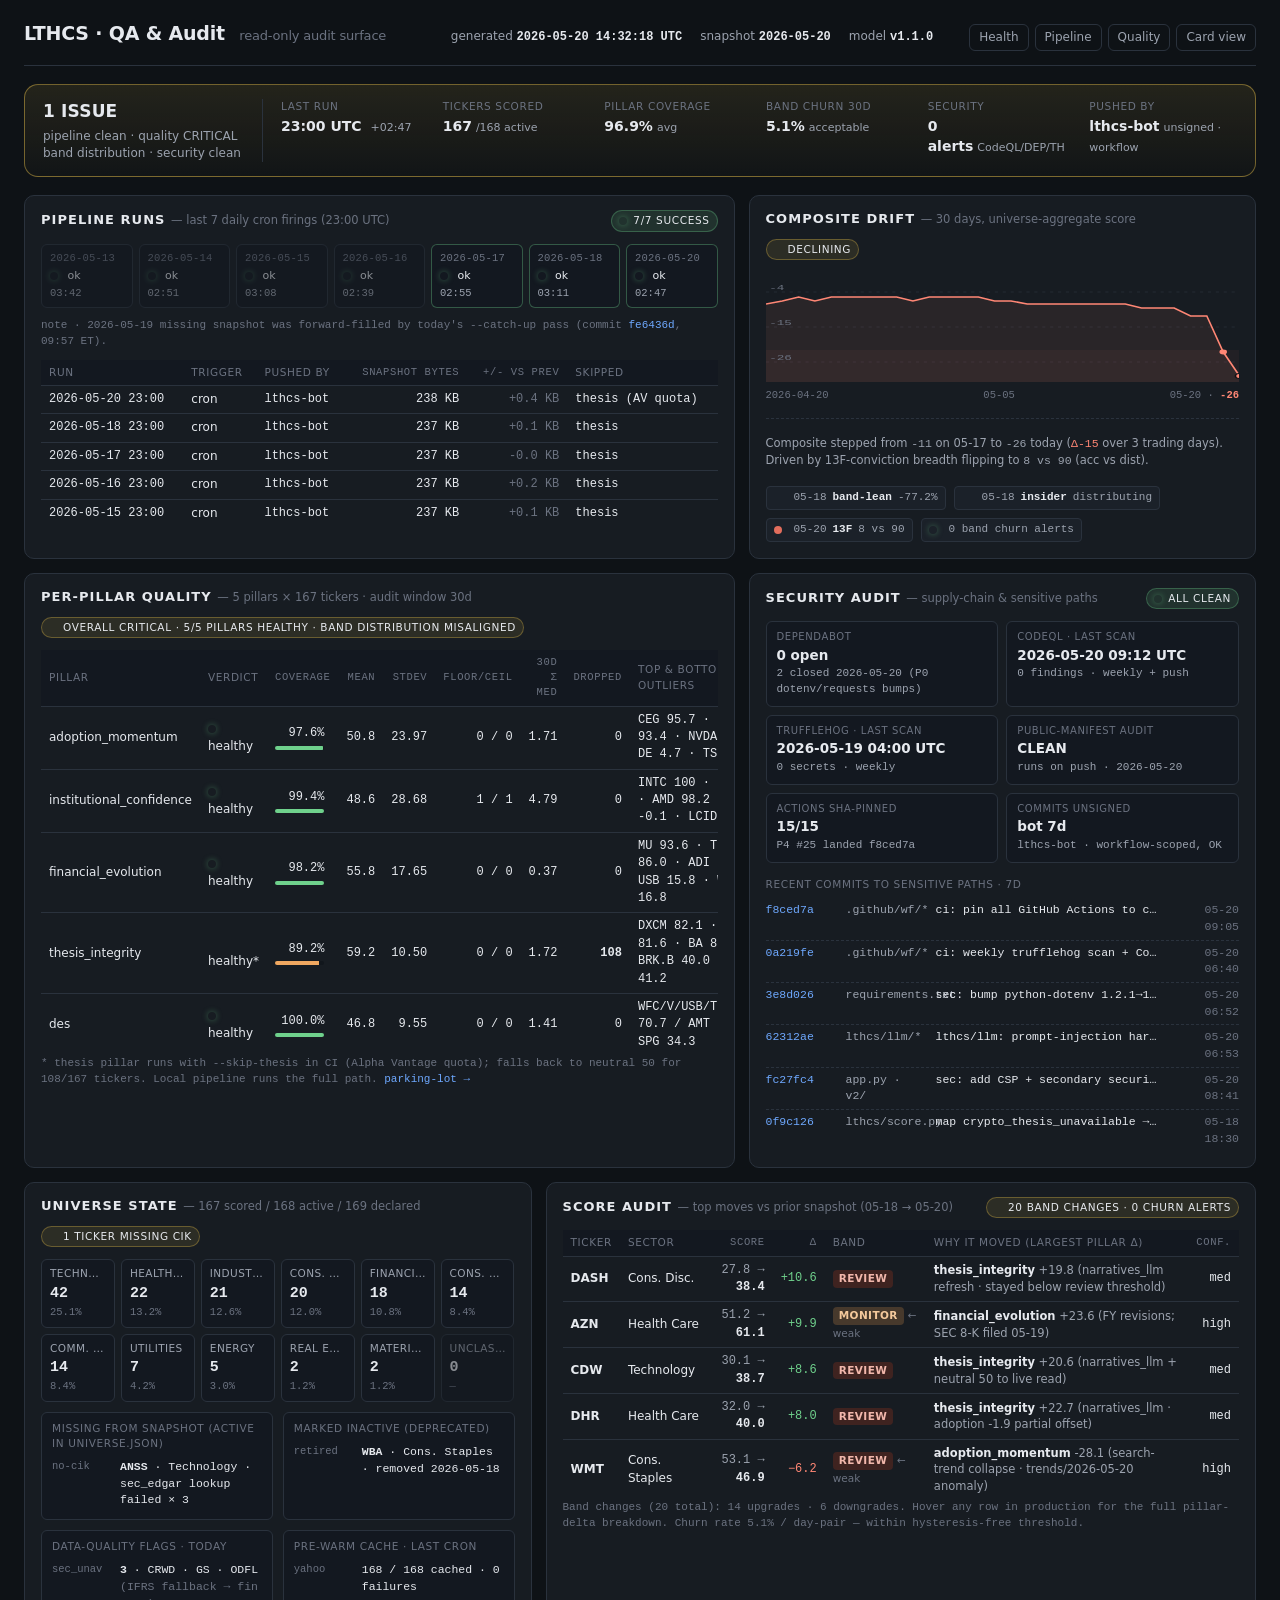
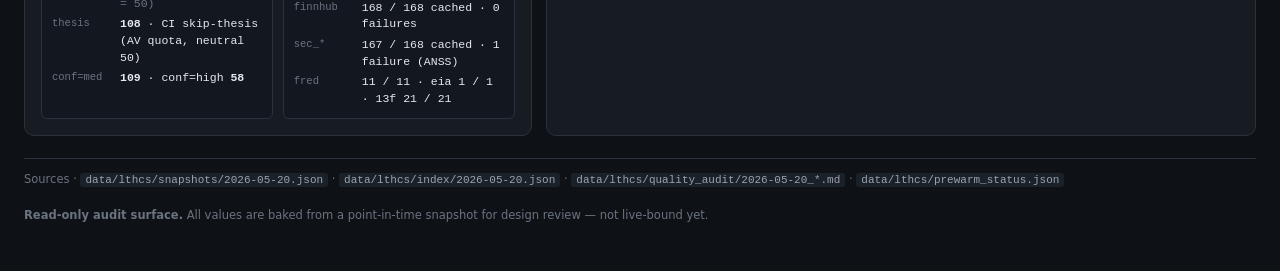
<file: lthcs_qa/index.html>
<!doctype html>
<html lang="en">
  <head>
    <meta charset="utf-8" />
    <meta name="viewport" content="width=device-width, initial-scale=1" />
    <!-- Security headers mirror the lthcs_health page (P2 #9). CSP is the
         primary defense; X-Content-Type-Options + Referrer-Policy are
         best-effort meta-tag equivalents since GitHub Pages can't set
         HTTP headers. See docs/lthcs-csp-sri-2026-05-20.md. -->
    <meta http-equiv="Content-Security-Policy" content="default-src 'self'; script-src 'self'; style-src 'self' 'unsafe-inline'; img-src 'self' data:; font-src 'self' data:; connect-src 'self'; frame-ancestors 'none'; base-uri 'self'; form-action 'self'" />
    <meta http-equiv="X-Content-Type-Options" content="nosniff" />
    <meta name="referrer" content="strict-origin-when-cross-origin" />
    <title>LTHCS &middot; QA &amp; Audit</title>
    <!--
      Inherits LTHCS design tokens (band colors, dark theme, fonts) from
      the card-view stylesheet. In production both pages stage under
      /lthcs/, so this resolves at /lthcs/lthcs_tab/lthcs.css. The dev
      server (python3 -m http.server in repo root) serves /lthcs_tab/
      sibling to /lthcs_qa/, so the ../lthcs_tab/ path works in both
      environments without conditional logic — same pattern as
      lthcs_health/index.html.
    -->
    <link rel="stylesheet" href="../lthcs_tab/lthcs.css" />
    <link rel="stylesheet" href="./lthcs-qa.css" />
  </head>
  <body>
    <div class="qa-page">

      <!-- ============================================================
           HEADER
           ============================================================ -->
      <header class="qa-hdr">
        <h1 class="qa-hdr-title">LTHCS &middot; QA &amp; Audit
          <span>read-only audit surface</span>
        </h1>
        <div class="qa-hdr-meta">
          <span>generated <b class="mono">2026-05-20 14:32:18 UTC</b></span>
          <span>snapshot <b class="mono">2026-05-20</b></span>
          <span>model <b class="mono">v1.1.0</b></span>
          <nav class="qa-hdr-nav" aria-label="LTHCS pages">
            <a href="../health/">Health</a>
            <a href="../health/pipeline.html">Pipeline</a>
            <a href="../health/quality.html">Quality</a>
            <a href="../">Card view</a>
          </nav>
        </div>
      </header>

      <!-- ============================================================
           VERDICT BANNER — the 5-second answer
           ============================================================ -->
      <section class="qa-banner warn" aria-label="Overall verdict">
        <div class="qa-banner-verdict">
          <span class="vstate warn">1 ISSUE</span>
          <span class="vsub">pipeline clean &middot; quality CRITICAL band distribution &middot; security clean</span>
        </div>
        <div class="qa-banner-meta">
          <div class="bm">
            <span class="bm-label">Last run</span>
            <span class="bm-val ok">23:00 UTC <span class="sub">+02:47</span></span>
          </div>
          <div class="bm">
            <span class="bm-label">Tickers scored</span>
            <span class="bm-val">167<span class="sub">/168 active</span></span>
          </div>
          <div class="bm">
            <span class="bm-label">Pillar coverage</span>
            <span class="bm-val ok">96.9%<span class="sub">avg</span></span>
          </div>
          <div class="bm">
            <span class="bm-label">Band churn 30d</span>
            <span class="bm-val">5.1%<span class="sub">acceptable</span></span>
          </div>
          <div class="bm">
            <span class="bm-label">Security</span>
            <span class="bm-val ok">0 alerts<span class="sub">CodeQL/DEP/TH</span></span>
          </div>
          <div class="bm">
            <span class="bm-label">Pushed by</span>
            <span class="bm-val">lthcs-bot<span class="sub">unsigned &middot; workflow</span></span>
          </div>
        </div>
      </section>

      <!-- ============================================================
           ROW 1 — Pipeline runs  +  Composite drift sparkline
           ============================================================ -->
      <section class="qa-row qa-row-7-5">

        <!-- PIPELINE RUNS — last 7 -->
        <article class="qa-card">
          <header class="qa-card-h">
            <h2>Pipeline runs <span class="sub">&mdash; last 7 daily cron firings (23:00 UTC)</span></h2>
            <span class="qa-pill ok"><span class="qa-dot ok"></span>7/7 success</span>
          </header>

          <div class="qa-runs-strip">
            <div class="qa-run-cell skip">
              <span class="rd">2026-05-13</span>
              <span class="rs"><span class="qa-dot ok"></span> ok</span>
              <span class="rt">03:42</span>
            </div>
            <div class="qa-run-cell skip">
              <span class="rd">2026-05-14</span>
              <span class="rs"><span class="qa-dot ok"></span> ok</span>
              <span class="rt">02:51</span>
            </div>
            <div class="qa-run-cell skip">
              <span class="rd">2026-05-15</span>
              <span class="rs"><span class="qa-dot ok"></span> ok</span>
              <span class="rt">03:08</span>
            </div>
            <div class="qa-run-cell skip">
              <span class="rd">2026-05-16</span>
              <span class="rs"><span class="qa-dot ok"></span> ok</span>
              <span class="rt">02:39</span>
            </div>
            <div class="qa-run-cell ok">
              <span class="rd">2026-05-17</span>
              <span class="rs"><span class="qa-dot ok"></span> ok</span>
              <span class="rt">02:55</span>
            </div>
            <div class="qa-run-cell ok">
              <span class="rd">2026-05-18</span>
              <span class="rs"><span class="qa-dot ok"></span> ok</span>
              <span class="rt">03:11</span>
            </div>
            <div class="qa-run-cell ok" title="Today">
              <span class="rd">2026-05-20</span>
              <span class="rs"><span class="qa-dot ok"></span> ok</span>
              <span class="rt">02:47</span>
            </div>
          </div>

          <p class="qa-note">
            note &middot; 2026-05-19 missing snapshot was forward-filled by today's <code>--catch-up</code> pass
            (commit <a href="#">fe6436d</a>, 09:57 ET).
          </p>

          <div class="qa-table-wrap">
            <table class="qa-table">
              <thead>
                <tr>
                  <th>Run</th>
                  <th>Trigger</th>
                  <th>Pushed by</th>
                  <th class="num">Snapshot bytes</th>
                  <th class="num">+/- vs prev</th>
                  <th>Skipped</th>
                </tr>
              </thead>
              <tbody>
                <tr>
                  <td class="mono">2026-05-20 23:00</td>
                  <td>cron</td>
                  <td class="mono">lthcs-bot</td>
                  <td class="num">238 KB</td>
                  <td class="num qa-delta-flat">+0.4 KB</td>
                  <td class="mono">thesis (AV quota)</td>
                </tr>
                <tr>
                  <td class="mono">2026-05-18 23:00</td>
                  <td>cron</td>
                  <td class="mono">lthcs-bot</td>
                  <td class="num">237 KB</td>
                  <td class="num qa-delta-flat">+0.1 KB</td>
                  <td class="mono">thesis</td>
                </tr>
                <tr>
                  <td class="mono">2026-05-17 23:00</td>
                  <td>cron</td>
                  <td class="mono">lthcs-bot</td>
                  <td class="num">237 KB</td>
                  <td class="num qa-delta-flat">-0.0 KB</td>
                  <td class="mono">thesis</td>
                </tr>
                <tr>
                  <td class="mono">2026-05-16 23:00</td>
                  <td>cron</td>
                  <td class="mono">lthcs-bot</td>
                  <td class="num">237 KB</td>
                  <td class="num qa-delta-flat">+0.2 KB</td>
                  <td class="mono">thesis</td>
                </tr>
                <tr>
                  <td class="mono">2026-05-15 23:00</td>
                  <td>cron</td>
                  <td class="mono">lthcs-bot</td>
                  <td class="num">237 KB</td>
                  <td class="num qa-delta-flat">+0.1 KB</td>
                  <td class="mono">thesis</td>
                </tr>
              </tbody>
            </table>
          </div>
        </article>

        <!-- COMPOSITE DRIFT -->
        <article class="qa-card">
          <header class="qa-card-h">
            <h2>Composite drift <span class="sub">&mdash; 30 days, universe-aggregate score</span></h2>
            <span class="qa-pill warn"><span class="qa-dot warn"></span>declining</span>
          </header>

          <div class="qa-spark-wrap">
            <!-- 30 daily index values 2026-04-20 → 2026-05-20.
                 y range -28..-4; mapped to height 100..10 (svg viewBox 300x110). -->
            <svg class="qa-spark-svg" viewBox="0 0 300 110" preserveAspectRatio="none" aria-label="Composite score, 30 days">
              <!-- horizontal guides -->
              <line x1="0" y1="55" x2="300" y2="55" stroke="#2A323D" stroke-width="0.5" stroke-dasharray="2,3" />
              <line x1="0" y1="20" x2="300" y2="20" stroke="#2A323D" stroke-width="0.5" stroke-dasharray="2,3" />
              <line x1="0" y1="90" x2="300" y2="90" stroke="#2A323D" stroke-width="0.5" stroke-dasharray="2,3" />

              <!-- band shading bottom (review zone) -->
              <rect x="0" y="78" width="300" height="32" fill="rgba(226,109,92,0.05)" />

              <!-- line path -->
              <path d="M0,32 L10.3,29 L20.7,25 L31.0,29 L41.4,25 L51.7,25 L62.1,25 L72.4,25 L82.8,25 L93.1,29 L103.4,25 L113.8,25 L124.1,25 L134.5,25 L144.8,29 L155.2,29 L165.5,32 L175.9,32 L186.2,32 L196.6,32 L206.9,32 L217.2,32 L227.6,32 L237.9,36 L248.3,36 L258.6,36 L269.0,44 L279.3,44 L289.7,80 L300,104"
                    fill="none"
                    stroke="#FF8775"
                    stroke-width="1.6"
                    vector-effect="non-scaling-stroke" />

              <!-- area fill -->
              <path d="M0,32 L10.3,29 L20.7,25 L31.0,29 L41.4,25 L51.7,25 L62.1,25 L72.4,25 L82.8,25 L93.1,29 L103.4,25 L113.8,25 L124.1,25 L134.5,25 L144.8,29 L155.2,29 L165.5,32 L175.9,32 L186.2,32 L196.6,32 L206.9,32 L217.2,32 L227.6,32 L237.9,36 L248.3,36 L258.6,36 L269.0,44 L279.3,44 L289.7,80 L300,104 L300,110 L0,110 Z"
                    fill="rgba(255,135,117,0.08)"
                    stroke="none" />

              <!-- last 2 marker dots -->
              <circle cx="289.7" cy="80" r="2.4" fill="#FF8775" />
              <circle cx="300" cy="104" r="2.6" fill="#FF8775" stroke="#0E1216" stroke-width="1" />

              <!-- band labels along left edge -->
              <text x="2" y="18" font-family="ui-monospace,monospace" font-size="8" fill="#6B7280">-4</text>
              <text x="2" y="53" font-family="ui-monospace,monospace" font-size="8" fill="#6B7280">-15</text>
              <text x="2" y="88" font-family="ui-monospace,monospace" font-size="8" fill="#6B7280">-26</text>
            </svg>

            <div class="qa-spark-axis">
              <span>2026-04-20</span>
              <span>05-05</span>
              <span>05-20 &middot; <b style="color:#FF8775">-26</b></span>
            </div>

            <hr class="qa-hr-soft" />

            <p class="qa-spark-summary">
              Composite stepped from <span class="mono">-11</span> on 05-17 to <span class="mono">-26</span> today
              (<span class="qa-delta-dn mono">&Delta;-15</span> over 3 trading days). Driven by 13F-conviction breadth
              flipping to <span class="mono">8 vs 90</span> (acc vs dist).
            </p>

            <div class="qa-spark-events">
              <span class="qa-ev"><span class="qa-dot warn"></span>05-18 <b>band-lean</b> -77.2%</span>
              <span class="qa-ev"><span class="qa-dot warn"></span>05-18 <b>insider</b> distributing</span>
              <span class="qa-ev"><span class="qa-dot bad"></span>05-20 <b>13F</b> 8 vs 90</span>
              <span class="qa-ev"><span class="qa-dot ok"></span>0 band churn alerts</span>
            </div>
          </div>
        </article>
      </section>

      <!-- ============================================================
           ROW 2 — Pillar coverage matrix  +  Security audit
           ============================================================ -->
      <section class="qa-row qa-row-7-5">

        <!-- PER-PILLAR COVERAGE / QUALITY MATRIX -->
        <article class="qa-card">
          <header class="qa-card-h">
            <h2>Per-pillar quality <span class="sub">&mdash; 5 pillars &times; 167 tickers &middot; audit window 30d</span></h2>
            <span class="qa-pill warn"><span class="qa-dot warn"></span>overall CRITICAL &middot; 5/5 pillars HEALTHY &middot; band distribution misaligned</span>
          </header>

          <div class="qa-table-wrap">
            <table class="qa-table qa-pillar-matrix">
              <thead>
                <tr>
                  <th>Pillar</th>
                  <th>Verdict</th>
                  <th class="num">Coverage</th>
                  <th class="num">Mean</th>
                  <th class="num">Stdev</th>
                  <th class="num">Floor/Ceil</th>
                  <th class="num">30d &sigma; med</th>
                  <th class="num">Dropped</th>
                  <th>Top &amp; bottom outliers</th>
                </tr>
              </thead>
              <tbody>
                <tr>
                  <td>adoption_momentum</td>
                  <td><span class="qa-dot ok"></span>healthy</td>
                  <td class="num bar-cell">
                    97.6%
                    <div class="qa-bar"><i style="width:97.6%"></i></div>
                  </td>
                  <td class="num">50.8</td>
                  <td class="num">23.97</td>
                  <td class="num mono">0 / 0</td>
                  <td class="num">1.71</td>
                  <td class="num mono">0</td>
                  <td class="mono">CEG 95.7 &middot; META 93.4 &middot; NVDA 93.0 / DE 4.7 &middot; TSLA 5.4</td>
                </tr>
                <tr>
                  <td>institutional_confidence</td>
                  <td><span class="qa-dot ok"></span>healthy</td>
                  <td class="num bar-cell">
                    99.4%
                    <div class="qa-bar"><i style="width:99.4%"></i></div>
                  </td>
                  <td class="num">48.6</td>
                  <td class="num">28.68</td>
                  <td class="num mono">1 / 1</td>
                  <td class="num">4.79</td>
                  <td class="num mono">0</td>
                  <td class="mono">INTC 100 &middot; MU 99.4 &middot; AMD 98.2 / DASH -0.1 &middot; LCID 0.0</td>
                </tr>
                <tr>
                  <td>financial_evolution</td>
                  <td><span class="qa-dot ok"></span>healthy</td>
                  <td class="num bar-cell">
                    98.2%
                    <div class="qa-bar"><i style="width:98.2%"></i></div>
                  </td>
                  <td class="num">55.8</td>
                  <td class="num">17.65</td>
                  <td class="num mono">0 / 0</td>
                  <td class="num">0.37</td>
                  <td class="num mono">0</td>
                  <td class="mono">MU 93.6 &middot; TMUS 86.0 &middot; ADI 85.9 / USB 15.8 &middot; WBD 16.8</td>
                </tr>
                <tr>
                  <td>thesis_integrity</td>
                  <td><span class="qa-dot warn"></span>healthy*</td>
                  <td class="num bar-cell">
                    89.2%
                    <div class="qa-bar warn"><i style="width:89.2%"></i></div>
                  </td>
                  <td class="num">59.2</td>
                  <td class="num">10.50</td>
                  <td class="num mono">0 / 0</td>
                  <td class="num">1.72</td>
                  <td class="num mono"><b style="color:var(--warn)">108</b></td>
                  <td class="mono">DXCM 82.1 &middot; DDOG 81.6 &middot; BA 81.0 / BRK.B 40.0 &middot; MDLZ 41.2</td>
                </tr>
                <tr>
                  <td>des</td>
                  <td><span class="qa-dot ok"></span>healthy</td>
                  <td class="num bar-cell">
                    100.0%
                    <div class="qa-bar"><i style="width:100%"></i></div>
                  </td>
                  <td class="num">46.8</td>
                  <td class="num">9.55</td>
                  <td class="num mono">0 / 0</td>
                  <td class="num">1.41</td>
                  <td class="num mono">0</td>
                  <td class="mono">WFC/V/USB/TRV/SCHW 70.7 / AMT 34.3 &middot; SPG 34.3</td>
                </tr>
              </tbody>
            </table>
          </div>

          <p class="qa-note">
            * thesis pillar runs with <code class="mono">--skip-thesis</code> in CI
            (Alpha Vantage quota); falls back to neutral 50 for 108/167 tickers. Local pipeline runs the full path.
            <a href="../../docs/lthcs-parking-lot.md">parking-lot &rarr;</a>
          </p>
        </article>

        <!-- SECURITY AUDIT -->
        <article class="qa-card">
          <header class="qa-card-h">
            <h2>Security audit <span class="sub">&mdash; supply-chain &amp; sensitive paths</span></h2>
            <span class="qa-pill ok"><span class="qa-dot ok"></span>all clean</span>
          </header>

          <div class="qa-sec-grid">
            <div class="qa-sec-tile">
              <span class="lbl">Dependabot</span>
              <span class="val" style="color:var(--ok);">0 open</span>
              <span class="sub">2 closed 2026-05-20 (P0 dotenv/requests bumps)</span>
            </div>
            <div class="qa-sec-tile">
              <span class="lbl">CodeQL &middot; last scan</span>
              <span class="val">2026-05-20 09:12 UTC</span>
              <span class="sub">0 findings &middot; weekly + push</span>
            </div>
            <div class="qa-sec-tile">
              <span class="lbl">Trufflehog &middot; last scan</span>
              <span class="val">2026-05-19 04:00 UTC</span>
              <span class="sub">0 secrets &middot; weekly</span>
            </div>
            <div class="qa-sec-tile">
              <span class="lbl">Public-manifest audit</span>
              <span class="val" style="color:var(--ok);">CLEAN</span>
              <span class="sub">runs on push &middot; 2026-05-20</span>
            </div>
            <div class="qa-sec-tile">
              <span class="lbl">Actions SHA-pinned</span>
              <span class="val" style="color:var(--ok);">15/15</span>
              <span class="sub">P4 #25 landed f8ced7a</span>
            </div>
            <div class="qa-sec-tile">
              <span class="lbl">Commits unsigned</span>
              <span class="val" style="color:var(--warn);">bot 7d</span>
              <span class="sub">lthcs-bot &middot; workflow-scoped, OK</span>
            </div>
          </div>

          <h3 class="qa-sec-subhead">Recent commits to sensitive paths &middot; 7d</h3>
          <div class="qa-sec-commits">
            <div class="row">
              <span class="sha mono">f8ced7a</span>
              <span class="path">.github/wf/*</span>
              <span class="msg">ci: pin all GitHub Actions to commit SHAs (P4 #25)</span>
              <span class="when">05-20 09:05</span>
            </div>
            <div class="row">
              <span class="sha mono">0a219fe</span>
              <span class="path">.github/wf/*</span>
              <span class="msg">ci: weekly trufflehog scan + CodeQL static analysis</span>
              <span class="when">05-20 06:40</span>
            </div>
            <div class="row">
              <span class="sha mono">3e8d026</span>
              <span class="path">requirements.txt</span>
              <span class="msg">sec: bump python-dotenv 1.2.1&rarr;1.2.2 + requests 2.32&rarr;2.33 (P0)</span>
              <span class="when">05-20 06:52</span>
            </div>
            <div class="row">
              <span class="sha mono">62312ae</span>
              <span class="path">lthcs/llm/*</span>
              <span class="msg">lthcs/llm: prompt-injection hardening (P1 #5)</span>
              <span class="when">05-20 06:53</span>
            </div>
            <div class="row">
              <span class="sha mono">fc27fc4</span>
              <span class="path">app.py &middot; v2/</span>
              <span class="msg">sec: add CSP + secondary security meta-headers (P2 #9)</span>
              <span class="when">05-20 08:41</span>
            </div>
            <div class="row">
              <span class="sha mono">0f9c126</span>
              <span class="path">lthcs/score.py</span>
              <span class="msg">map crypto_thesis_unavailable &rarr; thesis_integrity drop</span>
              <span class="when">05-18 18:30</span>
            </div>
          </div>
        </article>
      </section>

      <!-- ============================================================
           ROW 3 — Universe state  +  Top movers
           ============================================================ -->
      <section class="qa-row qa-row-5-7">

        <!-- UNIVERSE -->
        <article class="qa-card">
          <header class="qa-card-h">
            <h2>Universe state <span class="sub">&mdash; 167 scored / 168 active / 169 declared</span></h2>
            <span class="qa-pill warn"><span class="qa-dot warn"></span>1 ticker missing CIK</span>
          </header>

          <div class="qa-sector-grid">
            <div class="qa-sec-cell"><span class="name">Technology</span><span class="n">42</span><span class="delta">25.1%</span></div>
            <div class="qa-sec-cell"><span class="name">Health Care</span><span class="n">22</span><span class="delta">13.2%</span></div>
            <div class="qa-sec-cell"><span class="name">Industrials</span><span class="n">21</span><span class="delta">12.6%</span></div>
            <div class="qa-sec-cell"><span class="name">Cons. Disc.</span><span class="n">20</span><span class="delta">12.0%</span></div>
            <div class="qa-sec-cell"><span class="name">Financials</span><span class="n">18</span><span class="delta">10.8%</span></div>
            <div class="qa-sec-cell"><span class="name">Cons. Staples</span><span class="n">14</span><span class="delta">8.4%</span></div>
            <div class="qa-sec-cell"><span class="name">Comm. Svcs.</span><span class="n">14</span><span class="delta">8.4%</span></div>
            <div class="qa-sec-cell"><span class="name">Utilities</span><span class="n">7</span><span class="delta">4.2%</span></div>
            <div class="qa-sec-cell"><span class="name">Energy</span><span class="n">5</span><span class="delta">3.0%</span></div>
            <div class="qa-sec-cell"><span class="name">Real Estate</span><span class="n">2</span><span class="delta">1.2%</span></div>
            <div class="qa-sec-cell"><span class="name">Materials</span><span class="n">2</span><span class="delta">1.2%</span></div>
            <div class="qa-sec-cell" style="opacity:.55;">
              <span class="name">Unclassified</span><span class="n">0</span><span class="delta">&mdash;</span>
            </div>
          </div>

          <div class="qa-univ-diff">
            <div class="panel">
              <h4>Missing from snapshot (active in universe.json)</h4>
              <ul>
                <li><span class="tag">no-cik</span><span><b>ANSS</b> &middot; Technology &middot; sec_edgar lookup failed &times; 3</span></li>
              </ul>
            </div>
            <div class="panel">
              <h4>Marked inactive (deprecated)</h4>
              <ul>
                <li><span class="tag">retired</span><span><b>WBA</b> &middot; Cons. Staples &middot; removed 2026-05-18</span></li>
              </ul>
            </div>
          </div>

          <div class="qa-univ-diff">
            <div class="panel">
              <h4>Data-quality flags &middot; today</h4>
              <ul>
                <li><span class="tag">sec_unav</span><span><b>3</b> &middot; CRWD &middot; GS &middot; ODFL <span style="color:var(--text-tertiary);">(IFRS fallback &rarr; fin = 50)</span></span></li>
                <li><span class="tag">thesis</span><span><b>108</b> &middot; CI skip-thesis (AV quota, neutral 50)</span></li>
                <li><span class="tag">conf=med</span><span><b>109</b> &middot; conf=high <b>58</b></span></li>
              </ul>
            </div>
            <div class="panel">
              <h4>Pre-warm cache &middot; last cron</h4>
              <ul>
                <li><span class="tag">yahoo</span><span>168 / 168 cached &middot; 0 failures</span></li>
                <li><span class="tag">finnhub</span><span>168 / 168 cached &middot; 0 failures</span></li>
                <li><span class="tag">sec_*</span><span>167 / 168 cached &middot; 1 failure (ANSS)</span></li>
                <li><span class="tag">fred</span><span>11 / 11 &middot; eia 1 / 1 &middot; 13f 21 / 21</span></li>
              </ul>
            </div>
          </div>
        </article>

        <!-- MOVERS -->
        <article class="qa-card qa-movers">
          <header class="qa-card-h">
            <h2>Score audit <span class="sub">&mdash; top moves vs prior snapshot (05-18 &rarr; 05-20)</span></h2>
            <span class="qa-pill warn"><span class="qa-dot warn"></span>20 band changes &middot; 0 churn alerts</span>
          </header>

          <div class="qa-table-wrap">
            <table class="qa-table">
              <thead>
                <tr>
                  <th>Ticker</th>
                  <th>Sector</th>
                  <th class="num">Score</th>
                  <th class="num">&Delta;</th>
                  <th>Band</th>
                  <th>Why it moved (largest pillar &Delta;)</th>
                  <th class="num">Conf.</th>
                </tr>
              </thead>
              <tbody>
                <tr>
                  <td class="tick">DASH</td>
                  <td>Cons. Disc.</td>
                  <td class="num from-to">27.8 &rarr; <b style="color:var(--text-primary)">38.4</b></td>
                  <td class="num qa-delta-up">+10.6</td>
                  <td><span class="qa-band-chip review">review</span></td>
                  <td class="reason"><b>thesis_integrity</b> +19.8 (narratives_llm refresh &middot; stayed below review threshold)</td>
                  <td class="num">med</td>
                </tr>
                <tr>
                  <td class="tick">AZN</td>
                  <td>Health Care</td>
                  <td class="num from-to">51.2 &rarr; <b style="color:var(--text-primary)">61.1</b></td>
                  <td class="num qa-delta-up">+9.9</td>
                  <td><span class="qa-band-chip monitor">monitor</span> <span style="color:var(--text-tertiary);font-size:10.5px;">&larr; weak</span></td>
                  <td class="reason"><b>financial_evolution</b> +23.6 (FY revisions; SEC 8-K filed 05-19)</td>
                  <td class="num">high</td>
                </tr>
                <tr>
                  <td class="tick">CDW</td>
                  <td>Technology</td>
                  <td class="num from-to">30.1 &rarr; <b style="color:var(--text-primary)">38.7</b></td>
                  <td class="num qa-delta-up">+8.6</td>
                  <td><span class="qa-band-chip review">review</span></td>
                  <td class="reason"><b>thesis_integrity</b> +20.6 (narratives_llm + neutral 50 to live read)</td>
                  <td class="num">med</td>
                </tr>
                <tr>
                  <td class="tick">DHR</td>
                  <td>Health Care</td>
                  <td class="num from-to">32.0 &rarr; <b style="color:var(--text-primary)">40.0</b></td>
                  <td class="num qa-delta-up">+8.0</td>
                  <td><span class="qa-band-chip review">review</span></td>
                  <td class="reason"><b>thesis_integrity</b> +22.7 (narratives_llm &middot; adoption -1.9 partial offset)</td>
                  <td class="num">med</td>
                </tr>
                <tr>
                  <td class="tick">WMT</td>
                  <td>Cons. Staples</td>
                  <td class="num from-to">53.1 &rarr; <b style="color:var(--text-primary)">46.9</b></td>
                  <td class="num qa-delta-dn">&minus;6.2</td>
                  <td><span class="qa-band-chip review">review</span> <span style="color:var(--text-tertiary);font-size:10.5px;">&larr; weak</span></td>
                  <td class="reason"><b>adoption_momentum</b> -28.1 (search-trend collapse &middot; trends/2026-05-20 anomaly)</td>
                  <td class="num">high</td>
                </tr>
              </tbody>
            </table>
          </div>

          <p class="qa-note">
            Band changes (20 total): 14 upgrades &middot; 6 downgrades. Hover any row in production for the
            full pillar-delta breakdown. Churn rate 5.1% / day-pair &mdash; within hysteresis-free threshold.
          </p>
        </article>
      </section>

      <!-- ============================================================
           FOOTER — provenance & jump-links
           ============================================================ -->
      <footer class="qa-foot">
        <div>
          Sources &middot;
          <code>data/lthcs/snapshots/2026-05-20.json</code> &middot;
          <code>data/lthcs/index/2026-05-20.json</code> &middot;
          <code>data/lthcs/quality_audit/2026-05-20_*.md</code> &middot;
          <code>data/lthcs/prewarm_status.json</code>
        </div>
        <div>
          <strong>Read-only audit surface.</strong> All values are baked from a
          point-in-time snapshot for design review &mdash; not live-bound yet.
        </div>
      </footer>

    </div>
  </body>
</html>
</file>
<file: lthcs_tab/lthcs.css>
/* =========================================================================
   LTHCS — Long-Term Hold Confidence Score
   Standalone tab stylesheet (vanilla CSS, no framework)
   ========================================================================= */

:root {
  /* Band colors — must match data/lthcs/weights.json `score_bands` */
  --band-elite: #1F3A5F;
  --band-high: #4A8F5F;
  --band-constructive: #C9A227;
  --band-monitor: #D89148;
  --band-weakening: #B85A3E;
  --band-review: #7A2E1F;

  /* RGB triplets for the same band/drift colors — used for rgba() tints
     in the bolder tile + trend-pill treatments. Keep these in lock-step
     with the hex values above. */
  --band-elite-rgb: 31, 58, 95;
  --band-high-rgb: 74, 143, 95;
  --band-constructive-rgb: 201, 162, 39;
  --band-monitor-rgb: 216, 145, 72;
  --band-weakening-rgb: 184, 90, 62;
  --band-review-rgb: 122, 46, 31;

  /* Brighter, more saturated band tints used for active states and
     trend-pill backgrounds. Slightly lifted from the base hex so they
     read clearly on the dark page chrome. */
  --band-elite-bright: #4D7AB5;
  --band-high-bright: #6FD18C;
  --band-constructive-bright: #E9C04A;
  --band-monitor-bright: #F0A861;
  --band-weakening-bright: #E27A5C;
  --band-review-bright: #C25640;

  /* Drift colors */
  --drift-improving: #4A8F5F;
  --drift-stable: #9CA3AF;
  --drift-declining: #E26D5C;

  /* Brighter drift accents — used for the bold trend-pill arrows. */
  --drift-improving-bright: #6FD18C;
  --drift-declining-bright: #FF8775;
  --drift-flat-accent: #6EA8FE;

  --drift-improving-rgb: 74, 143, 95;
  --drift-declining-rgb: 226, 109, 92;
  --drift-flat-rgb: 110, 168, 254;

  /* Theme tokens — dark */
  --bg-page: #0E1216;
  --bg-elevated: #131820;
  --bg-card: #171C22;
  --bg-card-hover: #1D232B;
  --bg-chip: #1B2129;
  --bg-chip-active: #2A323D;
  --bg-input: #11161C;

  --text-primary: #E6E9EE;
  --text-secondary: #9CA3AF;
  --text-tertiary: #6B7280;

  --border-subtle: #2A323D;
  --border-strong: #3A4452;

  --accent: #6EA8FE;
  --danger: #E26D5C;

  --radius-sm: 6px;
  --radius-md: 10px;
  --radius-lg: 14px;

  --shadow-card: 0 1px 2px rgba(0, 0, 0, 0.35), 0 0 0 1px var(--border-subtle);
  --shadow-card-hover: 0 6px 18px rgba(0, 0, 0, 0.45), 0 0 0 1px var(--border-strong);

  --font-sans: system-ui, -apple-system, "Segoe UI", Roboto, "Helvetica Neue",
    Arial, "Apple Color Emoji", "Segoe UI Emoji", sans-serif;
  --font-mono: ui-monospace, SFMono-Regular, "SF Mono", Menlo, Consolas,
    "Liberation Mono", monospace;
}

/* ----- Reset / base ----- */
*,
*::before,
*::after {
  box-sizing: border-box;
}

html,
body {
  margin: 0;
  padding: 0;
  background: var(--bg-page);
  color: var(--text-primary);
  font-family: var(--font-sans);
  font-size: 14px;
  line-height: 1.45;
  -webkit-font-smoothing: antialiased;
  -moz-osx-font-smoothing: grayscale;
  -webkit-text-size-adjust: 100%;
  -webkit-tap-highlight-color: transparent;
}

a {
  color: var(--accent);
  text-decoration: none;
}
a:hover {
  text-decoration: underline;
}

button {
  font-family: inherit;
  font-size: inherit;
  cursor: pointer;
}

input[type="search"] {
  font-family: inherit;
  font-size: inherit;
}

.hidden {
  display: none !important;
}

/* =========================================================================
   Header
   ========================================================================= */
.lthcs-header {
  position: sticky;
  top: 0;
  z-index: 20;
  background: rgba(14, 18, 22, 0.92);
  backdrop-filter: saturate(140%) blur(10px);
  -webkit-backdrop-filter: saturate(140%) blur(10px);
  border-bottom: 1px solid var(--border-subtle);
}

.lthcs-header-inner {
  max-width: 1400px;
  margin: 0 auto;
  padding: 14px 24px;
  display: flex;
  align-items: center;
  justify-content: space-between;
  gap: 16px;
  flex-wrap: wrap;
}

.lthcs-header-titles {
  display: flex;
  flex-direction: column;
  gap: 2px;
  min-width: 0;
}

.lthcs-title {
  margin: 0;
  font-size: 18px;
  font-weight: 600;
  letter-spacing: 0.2px;
  color: var(--text-primary);
}

.lthcs-subtitle {
  margin: 0;
  font-size: 12.5px;
  color: var(--text-secondary);
}

.lthcs-header-meta {
  display: flex;
  align-items: center;
  gap: 18px;
  flex-wrap: wrap;
}

.lthcs-meta-line {
  display: flex;
  flex-direction: column;
  font-size: 11px;
  line-height: 1.2;
}

.lthcs-meta-label {
  color: var(--text-tertiary);
  text-transform: uppercase;
  letter-spacing: 0.6px;
  font-size: 10px;
}

.lthcs-meta-value {
  color: var(--text-primary);
  font-family: var(--font-mono);
  font-size: 12px;
  margin-top: 2px;
}

.lthcs-refresh-btn {
  display: inline-flex;
  align-items: center;
  gap: 6px;
  padding: 8px 14px;
  min-height: 44px;
  background: var(--bg-chip);
  color: var(--text-primary);
  border: 1px solid var(--border-subtle);
  border-radius: var(--radius-md);
  font-size: 13px;
  font-weight: 500;
  touch-action: manipulation;
  transition: background 120ms ease, border-color 120ms ease, transform 120ms ease;
}

.lthcs-refresh-btn:hover {
  background: var(--bg-chip-active);
  border-color: var(--border-strong);
}

.lthcs-refresh-btn:active {
  transform: translateY(1px);
  background: var(--bg-chip-active);
}

.lthcs-refresh-icon {
  font-size: 15px;
  line-height: 1;
}

/* Phase 2 UX: differentiate the primary Refresh action from the
   sibling nav buttons (Heatmap / Crypto / About). Nav buttons drop
   to a lower visual weight so the eye lands on Refresh first. */
.lthcs-refresh-btn-primary {
  background: var(--bg-chip-active);
  border-color: var(--border-strong);
}

.lthcs-refresh-btn-primary:hover {
  background: var(--bg-card-hover);
  border-color: var(--accent);
}

.lthcs-refresh-btn-nav {
  background: transparent;
  border-color: transparent;
  color: var(--text-secondary);
}

.lthcs-refresh-btn-nav:hover {
  background: var(--bg-chip);
  border-color: var(--border-subtle);
  color: var(--text-primary);
}

.lthcs-header-nav {
  display: inline-flex;
  align-items: center;
  gap: 4px;
  padding-left: 6px;
  margin-left: 2px;
  border-left: 1px solid var(--border-subtle);
}

@media (max-width: 720px) {
  .lthcs-header-nav {
    border-left: none;
    padding-left: 0;
    margin-left: 0;
    gap: 6px;
  }
}

/* Phase 2 cross-page nav: with 6 ghost buttons (Heatmap / Table / Crypto /
   Backtest / Health / About) the header nav overflows on narrow phones. Let
   it scroll horizontally instead of stacking — keeps the title row compact
   and matches how iOS Safari handles tab strips. -webkit-overflow-scrolling
   gives momentum-scroll, and scrollbar-width:none hides the chrome on
   Firefox/Edge. The Safari scrollbar is already invisible by default. */
@media (max-width: 640px) {
  .lthcs-header-nav {
    flex-wrap: nowrap;
    overflow-x: auto;
    overflow-y: hidden;
    -webkit-overflow-scrolling: touch;
    scrollbar-width: none;
    max-width: 100%;
    padding-bottom: 2px;
  }
  .lthcs-header-nav::-webkit-scrollbar {
    display: none;
  }
  .lthcs-header-nav .lthcs-refresh-btn {
    flex: 0 0 auto;
  }
}

/* Phase 2 UX: refresh-button loading state. The arrow spins so a fast
   browser-cached refresh still feels responsive. The label stays put. */
.lthcs-refresh-btn.is-loading .lthcs-refresh-icon {
  display: inline-block;
  animation: lthcs-spin 0.9s linear infinite;
}

.lthcs-refresh-btn[disabled] {
  cursor: progress;
  opacity: 0.85;
}

@media (prefers-reduced-motion: reduce) {
  .lthcs-refresh-btn.is-loading .lthcs-refresh-icon {
    animation: none;
  }
}

/* =========================================================================
   Main layout
   ========================================================================= */
.lthcs-main {
  max-width: 1400px;
  margin: 0 auto;
  padding: 24px;
  display: flex;
  flex-direction: column;
  gap: 20px;
}

.lthcs-section {
  width: 100%;
}

/* =========================================================================
   LTHCS Composite Index — universe-level "where is the market?" headline.
   Mirrors the V1 Crypto Trading Dashboard's Whale Sentiment Index card.
   --lthcs-index-tone is set inline from the band-bright color in JS.
   ========================================================================= */
.lthcs-composite-index {
  background: var(--bg-elevated);
  border: 1px solid var(--border-subtle);
  border-left: 4px solid var(--lthcs-index-tone, var(--band-monitor-bright));
  border-radius: var(--radius-lg);
  padding: 14px 18px;
  display: flex;
  flex-direction: column;
  gap: 10px;
}
.lthcs-index-head {
  display: flex;
  align-items: flex-start;
  justify-content: space-between;
  gap: 14px;
  flex-wrap: wrap;
}
.lthcs-index-titles {
  min-width: 0;
}
.lthcs-index-title {
  font-size: 11px;
  letter-spacing: 0.08em;
  font-weight: 700;
  color: var(--text-secondary);
}
.lthcs-index-sub {
  font-size: 12px;
  color: var(--text-tertiary);
  margin-top: 3px;
}
.lthcs-index-score-block {
  text-align: right;
  display: flex;
  flex-direction: column;
  align-items: flex-end;
  gap: 2px;
}
.lthcs-index-score {
  font-size: 36px;
  line-height: 1;
  font-weight: 700;
  font-variant-numeric: tabular-nums;
  letter-spacing: -0.5px;
  color: var(--lthcs-index-tone, var(--band-monitor-bright));
}
.lthcs-index-label {
  font-size: 11px;
  letter-spacing: 0.05em;
  font-weight: 700;
  color: var(--lthcs-index-tone, var(--band-monitor-bright));
}
.lthcs-index-gauge {
  position: relative;
  margin: 4px 0 2px;
}
.lthcs-index-gauge-bar {
  height: 10px;
  border-radius: 5px;
  background: linear-gradient(
    to right,
    var(--band-review-bright) 0%,
    var(--band-weakening-bright) 25%,
    var(--band-monitor-bright) 50%,
    var(--band-constructive-bright) 70%,
    var(--band-high-bright) 100%
  );
}
.lthcs-index-gauge-marker {
  position: absolute;
  top: -3px;
  width: 10px;
  height: 16px;
  background: var(--text-primary);
  border-radius: 2px;
  box-shadow: 0 0 0 2px var(--bg-elevated, #0b0d12);
  pointer-events: none;
}
.lthcs-index-gauge-ticks {
  display: flex;
  justify-content: space-between;
  font-size: 10px;
  color: var(--text-tertiary);
  margin-top: 3px;
}
.lthcs-index-details {
  margin-top: 4px;
}
.lthcs-index-summary {
  cursor: pointer;
  font-size: 12px;
  color: var(--text-secondary);
  padding: 4px 0;
  user-select: none;
}
.lthcs-index-table {
  width: 100%;
  border-collapse: collapse;
  font-size: 11px;
  margin-top: 6px;
}
.lthcs-index-table th {
  text-align: left;
  font-weight: 600;
  color: var(--text-tertiary);
  padding: 3px 6px 3px 0;
  border-bottom: 1px solid var(--border-subtle);
  font-size: 10px;
  text-transform: uppercase;
  letter-spacing: 0.04em;
}
.lthcs-index-table td {
  padding: 4px 6px 4px 0;
  border-bottom: 1px solid var(--border-subtle);
  color: var(--text-primary);
  vertical-align: middle;
}
.lthcs-index-comp-name {
  white-space: nowrap;
  color: var(--text-primary);
  font-size: 11px;
}
.lthcs-index-value-col { width: 200px; }
.lthcs-index-comp-value {
  width: 200px;
  padding-right: 14px;
  color: var(--text-secondary);
  font-variant-numeric: tabular-nums;
}
.lthcs-index-value-bar {
  position: relative;
  width: 100%;
  min-width: 140px;
  height: 16px;
}
.lthcs-index-value-bar-track {
  position: absolute;
  inset: 6px 0;
  background: var(--border-subtle);
  border-radius: 2px;
}
.lthcs-index-value-bar-spine {
  position: absolute;
  top: 2px;
  bottom: 2px;
  left: calc(50% - 0.5px);
  width: 1px;
  background: var(--text-tertiary);
  opacity: 0.6;
}
.lthcs-index-value-bar-marker {
  position: absolute;
  top: 2px;
  width: 5px;
  height: 12px;
  background: var(--text-primary);
  border-radius: 2px;
  transform: translateX(-50%);
  box-shadow: 0 0 0 1px var(--bg-elevated);
}
.lthcs-index-value-bar.lthcs-index-value-bar-pos .lthcs-index-value-bar-marker {
  background: var(--band-high-bright);
}
.lthcs-index-value-bar.lthcs-index-value-bar-neg .lthcs-index-value-bar-marker {
  background: var(--band-weakening-bright);
}
.lthcs-index-value-text {
  font-family: ui-monospace, SFMono-Regular, monospace;
  font-size: 10px;
  color: var(--text-secondary);
  font-variant-numeric: tabular-nums;
}
.lthcs-index-comp-delta {
  font-weight: 700;
  font-variant-numeric: tabular-nums;
  text-align: right;
  width: 38px;
  font-size: 11px;
}
.lthcs-index-comp-delta.lthcs-index-pos { color: var(--band-high-bright); }
.lthcs-index-comp-delta.lthcs-index-neg { color: var(--band-weakening-bright); }
.lthcs-index-comp-delta.lthcs-index-neutral { color: var(--text-tertiary); }
.lthcs-index-strength-col { width: 200px; }
.lthcs-index-comp-strength { width: 200px; padding-right: 14px; }
.lthcs-index-strength {
  position: relative;
  width: 100%;
  height: 16px;
  min-width: 140px;
}
.lthcs-index-strength-track {
  position: absolute;
  inset: 6px 0;
  background: var(--border-subtle);
  border-radius: 2px;
}
.lthcs-index-strength-spine {
  position: absolute;
  top: 2px;
  bottom: 2px;
  left: calc(50% - 0.5px);
  width: 1px;
  background: var(--text-tertiary);
  opacity: 0.6;
}
.lthcs-index-strength-fill {
  position: absolute;
  top: 4px;
  bottom: 4px;
  border-radius: 2px;
}
.lthcs-index-strength-pos { background: var(--band-high-bright); }
.lthcs-index-strength-neg { background: var(--band-weakening-bright); }
.lthcs-index-comp-read {
  color: var(--text-tertiary);
  font-size: 10px;
  font-style: italic;
}
.lthcs-index-note {
  font-size: 10px;
  color: var(--text-tertiary);
  margin-top: 2px;
}

@media (max-width: 600px) {
  .lthcs-composite-index { padding: 12px 14px; }
  .lthcs-index-score { font-size: 30px; }
}
@media (max-width: 375px) {
  /* Hide component breakdown table on very narrow screens — keep just the
     score + gauge so the headline read remains tappable. */
  .lthcs-index-details { display: none; }
  .lthcs-index-score { font-size: 28px; }
}

/* =========================================================================
   Market regime strip (Week 11)
   Compact horizontal row of macro chips + sector leader/laggard tiles.
   ========================================================================= */
.lthcs-regime-strip {
  background: var(--bg-elevated);
  border: 1px solid var(--border-subtle);
  border-radius: var(--radius-lg);
  padding: 10px 14px;
}

.lthcs-regime-strip-inner {
  display: flex;
  align-items: center;
  flex-wrap: wrap;
  gap: 10px 14px;
}

.lthcs-regime-title {
  font-size: 10.5px;
  text-transform: uppercase;
  letter-spacing: 0.7px;
  color: var(--text-tertiary);
  font-weight: 600;
  flex-shrink: 0;
  margin-right: 2px;
}

.lthcs-regime-macro {
  display: flex;
  flex-wrap: wrap;
  gap: 8px;
}

.lthcs-regime-chip {
  display: inline-flex;
  align-items: center;
  gap: 8px;
  padding: 6px 10px 6px 8px;
  background: var(--bg-card);
  border: 1px solid var(--border-subtle);
  border-radius: var(--radius-md);
  font-size: 12px;
  line-height: 1.15;
  white-space: nowrap;
}

.lthcs-regime-chip-body {
  display: inline-flex;
  flex-direction: column;
  gap: 1px;
}

.lthcs-regime-chip-label {
  font-size: 9.5px;
  text-transform: uppercase;
  letter-spacing: 0.6px;
  color: var(--text-tertiary);
  font-weight: 600;
}

.lthcs-regime-chip-value {
  font-family: var(--font-mono);
  color: var(--text-primary);
  font-variant-numeric: tabular-nums;
  font-size: 12.5px;
  font-weight: 600;
}

.lthcs-regime-chip-sub {
  color: var(--text-secondary);
  font-weight: 400;
  font-size: 11px;
  margin-left: 4px;
}

.lthcs-regime-dot {
  display: inline-block;
  width: 10px;
  height: 10px;
  border-radius: 50%;
  flex-shrink: 0;
  background: var(--text-tertiary);
  box-shadow: 0 0 0 2px rgba(255, 255, 255, 0.04);
}

/* Brighter dots — they're tiny, they need to pop to read at a glance. */
.lthcs-regime-chip[data-tone="risk-on"] .lthcs-regime-dot {
  background: var(--drift-improving-bright);
  box-shadow: 0 0 0 2px rgba(var(--drift-improving-rgb), 0.20), 0 0 8px rgba(var(--drift-improving-rgb), 0.55);
}
.lthcs-regime-chip[data-tone="neutral"] .lthcs-regime-dot { background: var(--drift-stable); }
.lthcs-regime-chip[data-tone="caution"] .lthcs-regime-dot {
  background: var(--band-monitor-bright);
  box-shadow: 0 0 0 2px rgba(var(--band-monitor-rgb), 0.20), 0 0 8px rgba(var(--band-monitor-rgb), 0.55);
}
.lthcs-regime-chip[data-tone="risk-off"] .lthcs-regime-dot {
  background: var(--drift-declining-bright);
  box-shadow: 0 0 0 2px rgba(var(--drift-declining-rgb), 0.20), 0 0 8px rgba(var(--drift-declining-rgb), 0.55);
}

.lthcs-regime-chip[data-tone="risk-off"] {
  border-color: rgba(226, 109, 92, 0.4);
}
.lthcs-regime-chip[data-tone="caution"] {
  border-color: rgba(216, 145, 72, 0.35);
}

.lthcs-regime-sectors {
  display: flex;
  flex-wrap: wrap;
  gap: 6px 14px;
  flex: 1 1 auto;
  min-width: 0;
}

.lthcs-regime-sector-group {
  display: inline-flex;
  align-items: center;
  flex-wrap: wrap;
  gap: 5px;
}

.lthcs-regime-sector-label {
  font-size: 9.5px;
  text-transform: uppercase;
  letter-spacing: 0.7px;
  color: var(--text-tertiary);
  font-weight: 600;
  margin-right: 2px;
}

.lthcs-regime-sector {
  display: inline-flex;
  align-items: baseline;
  gap: 6px;
  padding: 4px 9px;
  border-radius: 999px;
  border: 1px solid var(--border-subtle);
  background: var(--bg-card);
  font-size: 11.5px;
  line-height: 1;
  white-space: nowrap;
}

.lthcs-regime-sector[data-kind="top"] {
  border-color: rgba(74, 143, 95, 0.35);
  background: rgba(74, 143, 95, 0.08);
}
.lthcs-regime-sector[data-kind="top"] .lthcs-regime-sector-rel {
  color: var(--drift-improving);
}

.lthcs-regime-sector[data-kind="bottom"] {
  border-color: rgba(226, 109, 92, 0.35);
  background: rgba(226, 109, 92, 0.08);
}
.lthcs-regime-sector[data-kind="bottom"] .lthcs-regime-sector-rel {
  color: var(--drift-declining);
}

.lthcs-regime-sector-name {
  color: var(--text-secondary);
  font-weight: 500;
}

.lthcs-regime-sector-rel {
  font-family: var(--font-mono);
  font-weight: 600;
  font-variant-numeric: tabular-nums;
  font-size: 11px;
}

@media (max-width: 720px) {
  .lthcs-regime-strip {
    padding: 10px 12px;
  }
  .lthcs-regime-strip-inner {
    gap: 8px;
  }
  .lthcs-regime-title {
    width: 100%;
  }
  .lthcs-regime-sectors {
    flex-direction: column;
    align-items: flex-start;
    gap: 6px;
  }
}

/* =========================================================================
   Movers leaderboard strip (Tier 4 #18)
   Two side-by-side sections (gainers / decliners) of compact ticker tiles
   that link straight into the detail modal. Hidden entirely when trends
   resolve to no movers in either direction.
   ========================================================================= */
.lthcs-movers-strip {
  background: var(--bg-elevated);
  border: 1px solid var(--border-subtle);
  border-radius: var(--radius-lg);
  padding: 10px 14px;
}

.lthcs-movers-strip-inner {
  display: flex;
  align-items: stretch;
  flex-wrap: wrap;
  gap: 8px 14px;
}

.lthcs-movers-title {
  font-size: 10.5px;
  text-transform: uppercase;
  letter-spacing: 0.7px;
  color: var(--text-tertiary);
  font-weight: 600;
  flex-shrink: 0;
  align-self: center;
  margin-right: 2px;
}

.lthcs-movers-sections {
  display: flex;
  flex: 1 1 auto;
  gap: 14px;
  min-width: 0;
  align-items: stretch;
}

.lthcs-movers-section {
  flex: 1 1 0;
  min-width: 0;
  display: flex;
  flex-direction: column;
  gap: 6px;
}

.lthcs-movers-section-label {
  font-size: 9.5px;
  text-transform: uppercase;
  letter-spacing: 0.7px;
  color: var(--text-tertiary);
  font-weight: 700;
}

/* Tinted label colors so the section identity reads at a glance. */
.lthcs-movers-section[data-kind="gainers"] .lthcs-movers-section-label {
  color: var(--drift-improving-bright);
}
.lthcs-movers-section[data-kind="decliners"] .lthcs-movers-section-label {
  color: var(--drift-declining-bright);
}

/* Tile row scrolls horizontally — keeps the strip a single line even when
   the section has the full 10 tiles on narrow viewports. */
.lthcs-movers-tiles {
  display: flex;
  flex-wrap: nowrap;
  gap: 6px;
  overflow-x: auto;
  overflow-y: hidden;
  padding-bottom: 2px;
  /* Hide the scrollbar visually but keep keyboard/touch scrolling. */
  scrollbar-width: thin;
  scrollbar-color: var(--border-strong) transparent;
}

.lthcs-movers-tiles::-webkit-scrollbar {
  height: 6px;
}
.lthcs-movers-tiles::-webkit-scrollbar-thumb {
  background: var(--border-strong);
  border-radius: 999px;
}
.lthcs-movers-tiles::-webkit-scrollbar-track {
  background: transparent;
}

.lthcs-mover-tile {
  flex: 0 0 auto;
  width: 70px;
  min-height: 52px;
  display: flex;
  flex-direction: column;
  align-items: center;
  justify-content: center;
  gap: 2px;
  padding: 6px 4px 5px;
  border-radius: var(--radius-md);
  border: 1px solid var(--border-subtle);
  background: var(--bg-card);
  color: var(--text-primary);
  font-family: inherit;
  cursor: pointer;
  touch-action: manipulation;
  transition: background 120ms ease, border-color 120ms ease, transform 120ms ease;
}

.lthcs-mover-tile:hover {
  border-color: var(--border-strong);
  transform: translateY(-1px);
}

.lthcs-mover-tile:active {
  transform: translateY(0);
}

.lthcs-mover-tile:focus-visible {
  outline: none;
  border-color: var(--accent);
  box-shadow: 0 0 0 3px rgba(110, 168, 254, 0.22);
}

/* Tinted backgrounds + accent borders, matching the trend-pill treatment
   from the cards. Gainers: green family. Decliners: red family. */
.lthcs-mover-tile[data-kind="gainers"] {
  background: rgba(var(--drift-improving-rgb), 0.10);
  border-color: rgba(var(--drift-improving-rgb), 0.35);
}
.lthcs-mover-tile[data-kind="gainers"]:hover {
  background: rgba(var(--drift-improving-rgb), 0.18);
  border-color: rgba(var(--drift-improving-rgb), 0.55);
}

.lthcs-mover-tile[data-kind="decliners"] {
  background: rgba(var(--drift-declining-rgb), 0.10);
  border-color: rgba(var(--drift-declining-rgb), 0.35);
}
.lthcs-mover-tile[data-kind="decliners"]:hover {
  background: rgba(var(--drift-declining-rgb), 0.18);
  border-color: rgba(var(--drift-declining-rgb), 0.55);
}

.lthcs-mover-ticker {
  font-family: var(--font-mono);
  font-size: 12.5px;
  font-weight: 700;
  letter-spacing: 0.3px;
  color: var(--text-primary);
  line-height: 1;
}

/* Current composite score, rendered as a quieter secondary line between the
   ticker and the delta. Keeps the absolute level visible (e.g. a +5 move
   from 80 reads very differently from a +5 move from 30). */
.lthcs-mover-score {
  font-family: var(--font-mono);
  font-size: 10.5px;
  font-weight: 600;
  color: var(--text-tertiary);
  line-height: 1;
  font-variant-numeric: tabular-nums;
}

.lthcs-mover-delta {
  display: inline-flex;
  align-items: baseline;
  gap: 3px;
  font-variant-numeric: tabular-nums;
  line-height: 1;
}

.lthcs-mover-arrow {
  font-size: 11px;
  font-weight: 900;
  line-height: 1;
}

.lthcs-mover-value {
  font-size: 12.5px;
  font-weight: 800;
  font-family: var(--font-mono);
  letter-spacing: -0.2px;
}

.lthcs-mover-tile[data-kind="gainers"] .lthcs-mover-arrow,
.lthcs-mover-tile[data-kind="gainers"] .lthcs-mover-value {
  color: var(--drift-improving-bright);
}
.lthcs-mover-tile[data-kind="decliners"] .lthcs-mover-arrow,
.lthcs-mover-tile[data-kind="decliners"] .lthcs-mover-value {
  color: var(--drift-declining-bright);
}

.lthcs-mover-period {
  font-size: 9px;
  text-transform: uppercase;
  letter-spacing: 0.5px;
  font-weight: 600;
  color: var(--text-tertiary);
  line-height: 1;
}

/* ≤768px — sections stack vertically so each gets the full width and the
   tile row inside can scroll comfortably without crowding. */
@media (max-width: 768px) {
  .lthcs-movers-sections {
    flex-direction: column;
    gap: 10px;
  }
  .lthcs-movers-title {
    width: 100%;
    align-self: flex-start;
  }
}

/* ≤480px — shrink each tile so two or three fit per visible viewport width,
   forcing a horizontal scroll within each section rather than a wrapped grid. */
@media (max-width: 480px) {
  .lthcs-movers-strip {
    padding: 8px 10px;
  }
  .lthcs-mover-tile {
    width: 58px;
    min-height: 50px;
    padding: 5px 3px 4px;
  }
  .lthcs-mover-ticker {
    font-size: 11.5px;
  }
  .lthcs-mover-value {
    font-size: 11.5px;
  }
}

/* =========================================================================
   Summary strip
   ========================================================================= */
.lthcs-summary {
  display: grid;
  grid-template-columns: repeat(auto-fit, minmax(140px, 1fr));
  gap: 10px;
}

.lthcs-stat {
  position: relative;
  background: var(--bg-card);
  border: 1px solid var(--border-subtle);
  border-radius: var(--radius-md);
  padding: 14px 14px 12px 18px;
  display: flex;
  flex-direction: column;
  gap: 4px;
  overflow: hidden;
  transition: background 140ms ease, border-color 140ms ease,
    transform 120ms ease, box-shadow 140ms ease;
}

/* Left stripe — base width 5px, widens to 8px on active. */
.lthcs-stat::before {
  content: "";
  position: absolute;
  left: 0;
  top: 0;
  bottom: 0;
  width: 5px;
  background: var(--text-tertiary);
  transition: width 140ms ease, background 140ms ease;
}

/* Soft band-tinted background — readable, never overpowering. */
.lthcs-stat[data-band="elite"] { background: rgba(var(--band-elite-rgb), 0.10); }
.lthcs-stat[data-band="high"] { background: rgba(var(--band-high-rgb), 0.10); }
.lthcs-stat[data-band="constructive"] { background: rgba(var(--band-constructive-rgb), 0.10); }
.lthcs-stat[data-band="monitor"] { background: rgba(var(--band-monitor-rgb), 0.10); }
.lthcs-stat[data-band="weakening"] { background: rgba(var(--band-weakening-rgb), 0.10); }
.lthcs-stat[data-band="review"] { background: rgba(var(--band-review-rgb), 0.12); }

.lthcs-stat[data-band="total"]::before { background: var(--text-secondary); }
.lthcs-stat[data-band="elite"]::before { background: var(--band-elite-bright); }
.lthcs-stat[data-band="high"]::before { background: var(--band-high-bright); }
.lthcs-stat[data-band="constructive"]::before { background: var(--band-constructive-bright); }
.lthcs-stat[data-band="monitor"]::before { background: var(--band-monitor-bright); }
.lthcs-stat[data-band="weakening"]::before { background: var(--band-weakening-bright); }
.lthcs-stat[data-band="review"]::before { background: var(--band-review-bright); }

.lthcs-stat-count {
  font-size: 24px;
  font-weight: 800;
  color: var(--text-primary);
  font-variant-numeric: tabular-nums;
  letter-spacing: -0.3px;
}

/* Color the big number in its band hue so the eye reads the color first.
   Index tiles (DJIA/NASDAQ-100/S&P 100) intentionally use the neutral
   primary text color — they're not band-coded. */
.lthcs-stat[data-band="elite"] .lthcs-stat-count { color: var(--band-elite-bright); }
.lthcs-stat[data-band="high"] .lthcs-stat-count { color: var(--band-high-bright); }
.lthcs-stat[data-band="constructive"] .lthcs-stat-count { color: var(--band-constructive-bright); }
.lthcs-stat[data-band="monitor"] .lthcs-stat-count { color: var(--band-monitor-bright); }
.lthcs-stat[data-band="weakening"] .lthcs-stat-count { color: var(--band-weakening-bright); }
.lthcs-stat[data-band="review"] .lthcs-stat-count { color: var(--band-review-bright); }

.lthcs-stat-label {
  font-size: 11.5px;
  color: var(--text-secondary);
  text-transform: uppercase;
  letter-spacing: 0.6px;
}

/* =========================================================================
   Summary buckets (Buy / Hold / Watch)
   Aggregated counts above the granular bands. Informational; not
   clickable (click the underlying band tile to filter).
   Buy = Elite + High + Constructive
   Hold = Monitor
   Watch = Weakening + Review
   ========================================================================= */
.lthcs-stat-summary {
  /* Slightly bolder visual weight than the granular band tiles so the
     summary reads first. Uses brighter band tones rather than the
     soft rgba tints. */
  padding: 14px 14px 12px 22px;
  border-color: var(--border-strong);
}

.lthcs-stat-summary::before {
  width: 8px;
}

.lthcs-stat-summary[data-summary="buy"] {
  background: rgba(var(--band-high-rgb), 0.14);
}
.lthcs-stat-summary[data-summary="buy"]::before {
  background: var(--band-high-bright);
}
.lthcs-stat-summary[data-summary="buy"] .lthcs-stat-count {
  color: var(--band-high-bright);
}

.lthcs-stat-summary[data-summary="hold"] {
  background: rgba(var(--band-monitor-rgb), 0.12);
}
.lthcs-stat-summary[data-summary="hold"]::before {
  background: var(--band-monitor-bright);
}
.lthcs-stat-summary[data-summary="hold"] .lthcs-stat-count {
  color: var(--band-monitor-bright);
}

.lthcs-stat-summary[data-summary="watch"] {
  background: rgba(var(--band-weakening-rgb), 0.14);
}
.lthcs-stat-summary[data-summary="watch"]::before {
  background: var(--band-weakening-bright);
}
.lthcs-stat-summary[data-summary="watch"] .lthcs-stat-count {
  color: var(--band-weakening-bright);
}

.lthcs-stat-sublabel {
  font-size: 10px;
  color: var(--text-tertiary);
  text-transform: uppercase;
  letter-spacing: 0.4px;
  margin-top: 2px;
}

/* Clickable stat tiles (index + band filter shortcuts) */
.lthcs-stat-clickable {
  cursor: pointer;
  user-select: none;
  -webkit-user-select: none;
  touch-action: manipulation;
}

.lthcs-stat-clickable:hover {
  background: var(--bg-card-hover);
  border-color: var(--border-strong);
}

/* Hover keeps the band tint visible — slightly stronger than rest state. */
.lthcs-stat-clickable[data-band="elite"]:hover { background: rgba(var(--band-elite-rgb), 0.14); }
.lthcs-stat-clickable[data-band="high"]:hover { background: rgba(var(--band-high-rgb), 0.14); }
.lthcs-stat-clickable[data-band="constructive"]:hover { background: rgba(var(--band-constructive-rgb), 0.14); }
.lthcs-stat-clickable[data-band="monitor"]:hover { background: rgba(var(--band-monitor-rgb), 0.14); }
.lthcs-stat-clickable[data-band="weakening"]:hover { background: rgba(var(--band-weakening-rgb), 0.14); }
.lthcs-stat-clickable[data-band="review"]:hover { background: rgba(var(--band-review-rgb), 0.16); }

.lthcs-stat-clickable:active {
  transform: translateY(1px);
}

.lthcs-stat-clickable:focus-visible {
  outline: none;
  border-color: var(--accent);
  box-shadow: 0 0 0 3px rgba(110, 168, 254, 0.22);
}

/* Active filter state — clearly differentiated from hover.
   Wider stripe, deeper tint, subtle glow on the count. */
.lthcs-stat-clickable.is-active {
  border-color: var(--border-strong);
  box-shadow: inset 0 0 0 1px rgba(255, 255, 255, 0.08);
}

.lthcs-stat-clickable.is-active::before {
  width: 8px;
}

.lthcs-stat-clickable.is-active .lthcs-stat-label {
  color: var(--text-primary);
  font-weight: 600;
}

/* Band-coloured active state: bumped tint to ~0.20 + glow on the number. */
.lthcs-stat-clickable[data-band="elite"].is-active { background: rgba(var(--band-elite-rgb), 0.22); }
.lthcs-stat-clickable[data-band="high"].is-active { background: rgba(var(--band-high-rgb), 0.20); }
.lthcs-stat-clickable[data-band="constructive"].is-active { background: rgba(var(--band-constructive-rgb), 0.20); }
.lthcs-stat-clickable[data-band="monitor"].is-active { background: rgba(var(--band-monitor-rgb), 0.20); }
.lthcs-stat-clickable[data-band="weakening"].is-active { background: rgba(var(--band-weakening-rgb), 0.20); }
.lthcs-stat-clickable[data-band="review"].is-active { background: rgba(var(--band-review-rgb), 0.24); }

.lthcs-stat-clickable[data-band="elite"].is-active .lthcs-stat-count { text-shadow: 0 0 12px rgba(var(--band-elite-rgb), 0.55); }
.lthcs-stat-clickable[data-band="high"].is-active .lthcs-stat-count { text-shadow: 0 0 12px rgba(var(--band-high-rgb), 0.55); }
.lthcs-stat-clickable[data-band="constructive"].is-active .lthcs-stat-count { text-shadow: 0 0 12px rgba(var(--band-constructive-rgb), 0.55); }
.lthcs-stat-clickable[data-band="monitor"].is-active .lthcs-stat-count { text-shadow: 0 0 12px rgba(var(--band-monitor-rgb), 0.55); }
.lthcs-stat-clickable[data-band="weakening"].is-active .lthcs-stat-count { text-shadow: 0 0 12px rgba(var(--band-weakening-rgb), 0.55); }
.lthcs-stat-clickable[data-band="review"].is-active .lthcs-stat-count { text-shadow: 0 0 12px rgba(var(--band-review-rgb), 0.55); }

/* Index tiles use a monochrome accent — keep the layout language
   consistent with the band tiles but skip the colour-coding. */
.lthcs-stat-clickable[data-index].is-active {
  background: var(--bg-chip-active);
}
.lthcs-stat-clickable[data-index].is-active::before {
  background: var(--accent);
}
.lthcs-stat-clickable[data-index].is-active .lthcs-stat-count {
  text-shadow: 0 0 12px rgba(110, 168, 254, 0.45);
}

/* =========================================================================
   Controls (search + filter chips)
   ========================================================================= */
.lthcs-controls {
  background: var(--bg-elevated);
  border: 1px solid var(--border-subtle);
  border-radius: var(--radius-lg);
  padding: 16px;
  display: flex;
  flex-direction: column;
  gap: 12px;
}

/* Phase 2 UX: top row of the controls section holds search + sort.
   Sort lives on the right so it's discoverable but never competes
   visually with the primary search affordance. */
.lthcs-controls-top {
  display: flex;
  align-items: center;
  gap: 12px;
  flex-wrap: wrap;
}

.lthcs-search-wrap {
  position: relative;
  flex: 1 1 280px;
  min-width: 0;
  max-width: 480px;
}

/* Phase 2 UX: sort dropdown — paired with the search to put filter
   shape + ordering in the same row. Native <select> for full a11y +
   touch behaviour; styled to match the chip family. */
.lthcs-sort-wrap {
  display: inline-flex;
  align-items: center;
  gap: 8px;
  flex: 0 0 auto;
}

.lthcs-sort-label {
  font-size: 11px;
  text-transform: uppercase;
  letter-spacing: 0.6px;
  color: var(--text-tertiary);
  font-weight: 600;
}

.lthcs-sort-select {
  appearance: none;
  -webkit-appearance: none;
  -moz-appearance: none;
  background:
    linear-gradient(45deg, transparent 50%, var(--text-secondary) 50%) calc(100% - 13px) calc(50% - 2px) / 6px 6px no-repeat,
    linear-gradient(135deg, var(--text-secondary) 50%, transparent 50%) calc(100% - 7px) calc(50% - 2px) / 6px 6px no-repeat,
    var(--bg-input);
  color: var(--text-primary);
  border: 1px solid var(--border-subtle);
  border-radius: var(--radius-md);
  padding: 8px 30px 8px 12px;
  min-height: 44px;
  font-size: 13px;
  font-family: inherit;
  cursor: pointer;
  touch-action: manipulation;
  transition: border-color 120ms ease, box-shadow 120ms ease;
}

.lthcs-sort-select:hover {
  border-color: var(--border-strong);
}

.lthcs-sort-select:focus {
  outline: none;
  border-color: var(--accent);
  box-shadow: 0 0 0 3px rgba(110, 168, 254, 0.18);
}

@media (max-width: 480px) {
  .lthcs-controls-top {
    flex-direction: column;
    align-items: stretch;
  }
  .lthcs-sort-wrap {
    width: 100%;
    justify-content: space-between;
  }
  .lthcs-sort-select {
    flex: 1 1 auto;
  }
}

/* Phase 2 UX: small "Showing N of M" line lives at the bottom of the
   controls block so the user sees, at a glance, what the current filter
   shape produced. Empty when nothing's been filtered yet. */
.lthcs-results-summary {
  font-size: 12px;
  color: var(--text-secondary);
  font-variant-numeric: tabular-nums;
  min-height: 16px;
  padding: 2px 0 0;
}

.lthcs-results-summary:empty {
  display: none;
}

.lthcs-search-icon {
  position: absolute;
  left: 12px;
  top: 50%;
  transform: translateY(-50%);
  font-size: 13px;
  color: var(--text-tertiary);
  pointer-events: none;
}

.lthcs-search-input {
  width: 100%;
  padding: 10px 12px 10px 34px;
  background: var(--bg-input);
  color: var(--text-primary);
  border: 1px solid var(--border-subtle);
  border-radius: var(--radius-md);
  outline: none;
  transition: border-color 120ms ease, box-shadow 120ms ease;
}

.lthcs-search-input::placeholder {
  color: var(--text-tertiary);
}

.lthcs-search-input:focus {
  border-color: var(--accent);
  box-shadow: 0 0 0 3px rgba(110, 168, 254, 0.18);
}

/* =========================================================================
   Active-filters breadcrumb
   Shown only when at least one filter is non-default. Each pill names the
   active filter and carries an "×" to clear just that one; "Clear all"
   appears when two or more filters are active.
   ========================================================================= */
.lthcs-active-filters {
  display: flex;
  flex-wrap: wrap;
  align-items: center;
  gap: 8px;
  padding: 4px 0 2px;
}

.lthcs-active-filters-label {
  font-size: 10.5px;
  text-transform: uppercase;
  letter-spacing: 0.7px;
  color: var(--text-tertiary);
  font-weight: 600;
  margin-right: 2px;
}

.lthcs-active-filter-pill {
  display: inline-flex;
  align-items: center;
  gap: 6px;
  padding: 4px 4px 4px 10px;
  background: var(--bg-chip-active);
  color: var(--text-primary);
  border: 1px solid var(--border-strong);
  border-radius: 999px;
  font-size: 12px;
  font-weight: 600;
  line-height: 1;
}

.lthcs-active-filter-pill[data-group="band"][data-band="elite"] { background: rgba(var(--band-elite-rgb), 0.24); border-color: rgba(var(--band-elite-rgb), 0.55); }
.lthcs-active-filter-pill[data-group="band"][data-band="high"] { background: rgba(var(--band-high-rgb), 0.22); border-color: rgba(var(--band-high-rgb), 0.55); }
.lthcs-active-filter-pill[data-group="band"][data-band="constructive"] { background: rgba(var(--band-constructive-rgb), 0.22); border-color: rgba(var(--band-constructive-rgb), 0.55); }
.lthcs-active-filter-pill[data-group="band"][data-band="monitor"] { background: rgba(var(--band-monitor-rgb), 0.22); border-color: rgba(var(--band-monitor-rgb), 0.55); }
.lthcs-active-filter-pill[data-group="band"][data-band="weakening"] { background: rgba(var(--band-weakening-rgb), 0.24); border-color: rgba(var(--band-weakening-rgb), 0.55); }
.lthcs-active-filter-pill[data-group="band"][data-band="review"] { background: rgba(var(--band-review-rgb), 0.26); border-color: rgba(var(--band-review-rgb), 0.55); }

.lthcs-active-filter-pill-kind {
  font-size: 9.5px;
  text-transform: uppercase;
  letter-spacing: 0.7px;
  font-weight: 700;
  color: var(--text-tertiary);
}

.lthcs-active-filter-pill-value {
  font-weight: 700;
}

.lthcs-active-filter-pill-clear {
  display: inline-flex;
  align-items: center;
  justify-content: center;
  width: 18px;
  height: 18px;
  min-width: 44px;
  min-height: 44px;
  border-radius: 999px;
  border: none;
  background: rgba(255, 255, 255, 0.10);
  color: var(--text-primary);
  font-size: 13px;
  line-height: 1;
  cursor: pointer;
  padding: 0;
  touch-action: manipulation;
  transition: background 100ms ease, color 100ms ease;
}

.lthcs-active-filter-pill-clear:hover {
  background: rgba(255, 255, 255, 0.20);
}

.lthcs-active-filter-pill-clear:focus-visible {
  outline: 2px solid var(--accent);
  outline-offset: 1px;
}

.lthcs-active-filters-clear-all {
  margin-left: auto;
  padding: 4px 10px;
  background: transparent;
  border: 1px solid var(--border-subtle);
  border-radius: 999px;
  color: var(--text-secondary);
  font-size: 11.5px;
  font-weight: 600;
  cursor: pointer;
  transition: background 120ms ease, color 120ms ease, border-color 120ms ease;
}

.lthcs-active-filters-clear-all:hover {
  background: var(--bg-chip-active);
  color: var(--text-primary);
  border-color: var(--border-strong);
}

.lthcs-filter-row {
  display: flex;
  align-items: center;
  gap: 12px;
  flex-wrap: wrap;
}

.lthcs-filter-label {
  font-size: 11px;
  text-transform: uppercase;
  letter-spacing: 0.6px;
  color: var(--text-tertiary);
  min-width: 64px;
}

.lthcs-chip-group {
  display: flex;
  flex-wrap: wrap;
  gap: 6px;
}

.lthcs-chip {
  display: inline-flex;
  align-items: center;
  gap: 6px;
  padding: 6px 12px;
  min-height: 44px;
  background: var(--bg-chip);
  color: var(--text-secondary);
  border: 1px solid var(--border-subtle);
  border-radius: 999px;
  font-size: 12.5px;
  font-weight: 500;
  line-height: 1;
  touch-action: manipulation;
  transition: background 120ms ease, color 120ms ease, border-color 120ms ease;
}

.lthcs-chip:hover {
  background: var(--bg-chip-active);
  color: var(--text-primary);
}

.lthcs-chip:active {
  background: var(--bg-chip-active);
  transform: scale(0.98);
}

.lthcs-chip.is-active {
  background: var(--bg-chip-active);
  color: var(--text-primary);
  border-color: var(--border-strong);
  box-shadow: inset 0 0 0 1px rgba(255, 255, 255, 0.04);
}

.lthcs-chip-dot {
  display: inline-block;
  width: 8px;
  height: 8px;
  border-radius: 50%;
  background: var(--text-tertiary);
}

.lthcs-chip-dot[data-band="elite"] { background: var(--band-elite); }
.lthcs-chip-dot[data-band="high"] { background: var(--band-high); }
.lthcs-chip-dot[data-band="constructive"] { background: var(--band-constructive); }
.lthcs-chip-dot[data-band="monitor"] { background: var(--band-monitor); }
.lthcs-chip-dot[data-band="weakening"] { background: var(--band-weakening); }
.lthcs-chip-dot[data-band="review"] { background: var(--band-review); }

.lthcs-drift-arrow {
  font-size: 13px;
  line-height: 1;
  font-weight: 700;
}
.lthcs-drift-improving { color: var(--drift-improving); }
.lthcs-drift-stable { color: var(--drift-stable); }
.lthcs-drift-declining { color: var(--drift-declining); }

/* =========================================================================
   Results area
   ========================================================================= */
.lthcs-loading,
.lthcs-empty,
.lthcs-error {
  padding: 28px;
  border: 1px dashed var(--border-subtle);
  border-radius: var(--radius-md);
  text-align: center;
  color: var(--text-secondary);
  background: var(--bg-card);
}

/* Phase 2 UX: loading state now shows a spinner so the user has visual
   confirmation that work is in progress (matters most on refresh). */
.lthcs-loading {
  display: flex;
  align-items: center;
  justify-content: center;
  gap: 10px;
}

.lthcs-loading-spinner {
  display: inline-block;
  width: 14px;
  height: 14px;
  border: 2px solid rgba(255, 255, 255, 0.18);
  border-top-color: var(--accent);
  border-radius: 50%;
  animation: lthcs-spin 0.9s linear infinite;
}

@keyframes lthcs-spin {
  to { transform: rotate(360deg); }
}

@media (prefers-reduced-motion: reduce) {
  .lthcs-loading-spinner {
    animation: none;
    border-top-color: var(--text-secondary);
  }
}

/* Phase 2 UX: empty state is now actionable — an icon, a friendly title,
   a sub-line describing the active filters, and a "Clear all" button so
   the user is never stuck staring at a blank grid. */
.lthcs-empty {
  display: flex;
  flex-direction: column;
  align-items: center;
  justify-content: center;
  gap: 8px;
  padding: 36px 24px;
}

.lthcs-empty-icon {
  font-size: 28px;
  opacity: 0.45;
  margin-bottom: 4px;
}

.lthcs-empty-title {
  font-size: 14px;
  font-weight: 600;
  color: var(--text-primary);
}

.lthcs-empty-sub {
  font-size: 12px;
  color: var(--text-tertiary);
  max-width: 48ch;
}

.lthcs-empty-sub:empty {
  display: none;
}

.lthcs-empty-clear {
  margin-top: 8px;
  padding: 8px 16px;
  min-height: 44px;
  background: var(--bg-chip);
  border: 1px solid var(--border-strong);
  border-radius: var(--radius-md);
  color: var(--text-primary);
  font-size: 13px;
  font-weight: 600;
  cursor: pointer;
  touch-action: manipulation;
  transition: background 120ms ease, border-color 120ms ease;
}

.lthcs-empty-clear:hover {
  background: var(--bg-chip-active);
  border-color: var(--accent);
}

.lthcs-empty-clear:focus-visible {
  outline: none;
  border-color: var(--accent);
  box-shadow: 0 0 0 3px rgba(110, 168, 254, 0.22);
}

.lthcs-error {
  border-style: solid;
  border-color: var(--danger);
  color: var(--danger);
  background: rgba(226, 109, 92, 0.08);
}

/* =========================================================================
   Card grid
   ========================================================================= */
.lthcs-card-grid {
  display: grid;
  grid-template-columns: repeat(auto-fill, minmax(280px, 1fr));
  gap: 12px;
}

.lthcs-card {
  position: relative;
  background: var(--bg-card);
  border: 1px solid var(--border-subtle);
  border-radius: var(--radius-md);
  padding: 14px 14px 12px;
  display: flex;
  flex-direction: column;
  gap: 10px;
  overflow: hidden;
  touch-action: manipulation;
  transition: transform 140ms ease, background 140ms ease, border-color 140ms ease,
    box-shadow 140ms ease;
}

/* Subtle band tint via a left strip + faint overlay */
.lthcs-card::before {
  content: "";
  position: absolute;
  left: 0;
  top: 0;
  bottom: 0;
  width: 3px;
  background: var(--text-tertiary);
}

.lthcs-card::after {
  content: "";
  position: absolute;
  inset: 0;
  background: transparent;
  pointer-events: none;
  transition: background 140ms ease;
}

.lthcs-card[data-band="elite"]::before { background: var(--band-elite); }
.lthcs-card[data-band="high"]::before { background: var(--band-high); }
.lthcs-card[data-band="constructive"]::before { background: var(--band-constructive); }
.lthcs-card[data-band="monitor"]::before { background: var(--band-monitor); }
.lthcs-card[data-band="weakening"]::before { background: var(--band-weakening); }
.lthcs-card[data-band="review"]::before { background: var(--band-review); }

.lthcs-card[data-band="elite"]::after { background: rgba(31, 58, 95, 0.10); }
.lthcs-card[data-band="high"]::after { background: rgba(74, 143, 95, 0.10); }
.lthcs-card[data-band="constructive"]::after { background: rgba(201, 162, 39, 0.10); }
.lthcs-card[data-band="monitor"]::after { background: rgba(216, 145, 72, 0.10); }
.lthcs-card[data-band="weakening"]::after { background: rgba(184, 90, 62, 0.10); }
.lthcs-card[data-band="review"]::after { background: rgba(122, 46, 31, 0.12); }

.lthcs-card:hover {
  transform: translateY(-2px);
  background: var(--bg-card-hover);
  border-color: var(--border-strong);
  box-shadow: var(--shadow-card-hover);
}

.lthcs-card:active {
  transform: translateY(0) scale(0.99);
  background: var(--bg-card-hover);
}

.lthcs-card > * {
  position: relative;
  z-index: 1;
}

.lthcs-card-header {
  display: flex;
  align-items: flex-start;
  justify-content: space-between;
  gap: 10px;
}

.lthcs-card-ticker {
  font-size: 17px;
  font-weight: 700;
  letter-spacing: 0.4px;
  color: var(--text-primary);
  font-family: var(--font-mono);
}

.lthcs-card-score {
  font-size: 38px;
  font-weight: 700;
  line-height: 1;
  letter-spacing: -1px;
  color: var(--text-primary);
  font-variant-numeric: tabular-nums;
}

.lthcs-card-name {
  font-size: 13px;
  color: var(--text-secondary);
  white-space: nowrap;
  overflow: hidden;
  text-overflow: ellipsis;
}

.lthcs-card-sparkline,
.lthcs-sparkline {
  font-family: var(--font-mono);
  font-size: 14px;
  letter-spacing: 1px;
  color: var(--text-secondary);
  line-height: 1;
  padding: 4px 0;
  min-height: 18px;
}

/* Meta row holds the sparkline + the bolder trend pill side-by-side.
   The trend pill is now visually prominent; push it to the right and
   give the sparkline a flexible left so the layout doesn't crowd. */
.lthcs-card-meta {
  display: flex;
  align-items: center;
  justify-content: space-between;
  gap: 10px;
  min-height: 32px;
}

.lthcs-card-meta .lthcs-card-sparkline {
  flex: 0 1 auto;
  min-width: 0;
  overflow: hidden;
  text-overflow: clip;
}

.lthcs-card-footer {
  display: flex;
  align-items: center;
  justify-content: space-between;
  gap: 8px;
  padding-top: 6px;
  border-top: 1px solid var(--border-subtle);
}

.lthcs-card-band {
  font-size: 11px;
  text-transform: uppercase;
  letter-spacing: 0.6px;
  font-weight: 700;
  padding: 4px 10px;
  border-radius: 999px;
  background: rgba(255, 255, 255, 0.06);
  color: var(--text-secondary);
  border: 1px solid var(--border-subtle);
  cursor: pointer;
  font-family: inherit;
  line-height: 1;
  transition: background 120ms ease, border-color 120ms ease, color 120ms ease;
}

.lthcs-card-band:hover {
  background: rgba(255, 255, 255, 0.10);
  border-color: var(--border-strong);
  color: var(--text-primary);
}

.lthcs-card-band:focus-visible {
  outline: none;
  border-color: var(--accent);
  box-shadow: 0 0 0 3px rgba(110, 168, 254, 0.22);
}

/* Band-tinted badge backgrounds so the band identity reads at a glance. */
.lthcs-card[data-band="elite"] .lthcs-card-band { background: rgba(var(--band-elite-rgb), 0.22); border-color: rgba(var(--band-elite-rgb), 0.45); }
.lthcs-card[data-band="high"] .lthcs-card-band { background: rgba(var(--band-high-rgb), 0.20); border-color: rgba(var(--band-high-rgb), 0.45); }
.lthcs-card[data-band="constructive"] .lthcs-card-band { background: rgba(var(--band-constructive-rgb), 0.20); border-color: rgba(var(--band-constructive-rgb), 0.45); }
.lthcs-card[data-band="monitor"] .lthcs-card-band { background: rgba(var(--band-monitor-rgb), 0.20); border-color: rgba(var(--band-monitor-rgb), 0.45); }
.lthcs-card[data-band="weakening"] .lthcs-card-band { background: rgba(var(--band-weakening-rgb), 0.22); border-color: rgba(var(--band-weakening-rgb), 0.45); }
.lthcs-card[data-band="review"] .lthcs-card-band { background: rgba(var(--band-review-rgb), 0.26); border-color: rgba(var(--band-review-rgb), 0.50); }

.lthcs-card[data-band="elite"] .lthcs-card-band { color: #B7CBE5; }
.lthcs-card[data-band="high"] .lthcs-card-band { color: #B6DCC1; }
.lthcs-card[data-band="constructive"] .lthcs-card-band { color: #E9D58A; }
.lthcs-card[data-band="monitor"] .lthcs-card-band { color: #EFC79A; }
.lthcs-card[data-band="weakening"] .lthcs-card-band { color: #ECB1A0; }
.lthcs-card[data-band="review"] .lthcs-card-band { color: #E0A498; }

.lthcs-card-drift {
  display: inline-flex;
  align-items: center;
  gap: 4px;
  font-size: 12px;
  font-weight: 600;
  color: var(--text-secondary);
}

.lthcs-card[data-drift-direction="improving"] .lthcs-card-drift { color: var(--drift-improving); }
.lthcs-card[data-drift-direction="stable"] .lthcs-card-drift { color: var(--drift-stable); }
.lthcs-card[data-drift-direction="declining"] .lthcs-card-drift { color: var(--drift-declining); }

/* Score-trend pill — bold, high-contrast state badge.
   Headline element on the card: large arrow + signed delta in saturated
   band-colour, period label demoted to a secondary chip on the left. */
.lthcs-card-trend {
  display: inline-flex;
  align-items: center;
  gap: 8px;
  font-size: 15px;
  font-weight: 800;
  font-variant-numeric: tabular-nums;
  padding: 6px 12px 6px 10px;
  min-height: 32px;
  border-radius: 999px;
  border: 1px solid transparent;
  background: rgba(255, 255, 255, 0.04);
  color: var(--text-secondary);
  line-height: 1;
  white-space: nowrap;
  letter-spacing: -0.2px;
}

.lthcs-card-trend-arrow {
  font-size: 20px;
  line-height: 1;
  font-weight: 900;
  /* Slight optical lift so the glyph sits visually centred with the digits. */
  transform: translateY(-1px);
}

/* Period label is secondary — small, muted, lives on the left like a chip. */
.lthcs-card-trend-label {
  font-size: 9.5px;
  text-transform: uppercase;
  letter-spacing: 0.6px;
  font-weight: 700;
  color: var(--text-tertiary);
  padding: 2px 5px;
  border-radius: 999px;
  background: rgba(255, 255, 255, 0.05);
  line-height: 1;
}

.lthcs-card-trend-value {
  font-size: 14px;
  font-weight: 800;
}

/* UP — saturated bright green, translucent fill. */
.lthcs-card-trend[data-trend="up"] {
  color: #FFFFFF;
  border-color: rgba(var(--drift-improving-rgb), 0.55);
  background: rgba(var(--drift-improving-rgb), 0.22);
}
.lthcs-card-trend[data-trend="up"] .lthcs-card-trend-arrow,
.lthcs-card-trend[data-trend="up"] .lthcs-card-trend-value {
  color: var(--drift-improving-bright);
}
.lthcs-card-trend[data-trend="up"] .lthcs-card-trend-label {
  color: var(--drift-improving-bright);
  background: rgba(var(--drift-improving-rgb), 0.18);
}

/* DOWN — clear bright red, translucent fill. */
.lthcs-card-trend[data-trend="down"] {
  color: #FFFFFF;
  border-color: rgba(var(--drift-declining-rgb), 0.55);
  background: rgba(var(--drift-declining-rgb), 0.22);
}
.lthcs-card-trend[data-trend="down"] .lthcs-card-trend-arrow,
.lthcs-card-trend[data-trend="down"] .lthcs-card-trend-value {
  color: var(--drift-declining-bright);
}
.lthcs-card-trend[data-trend="down"] .lthcs-card-trend-label {
  color: var(--drift-declining-bright);
  background: rgba(var(--drift-declining-rgb), 0.18);
}

/* FLAT — soft blue, gentle fill so a no-move pill still reads as "data present". */
.lthcs-card-trend[data-trend="flat"] {
  color: var(--text-primary);
  border-color: rgba(var(--drift-flat-rgb), 0.40);
  background: rgba(var(--drift-flat-rgb), 0.14);
}
.lthcs-card-trend[data-trend="flat"] .lthcs-card-trend-arrow,
.lthcs-card-trend[data-trend="flat"] .lthcs-card-trend-value {
  color: var(--drift-flat-accent);
}
.lthcs-card-trend[data-trend="flat"] .lthcs-card-trend-label {
  color: var(--drift-flat-accent);
  background: rgba(var(--drift-flat-rgb), 0.14);
}

/* UNKNOWN — intentionally muted; the "no data" state shouldn't grab the eye. */
.lthcs-card-trend[data-trend="unknown"] {
  color: var(--text-tertiary);
  border-color: var(--border-subtle);
  background: rgba(255, 255, 255, 0.03);
}
.lthcs-card-trend[data-trend="unknown"] .lthcs-card-trend-arrow {
  font-size: 18px;
  color: var(--text-tertiary);
}

/* Top-driver line is intentionally de-emphasised — the modal shows the
   fuller pillar breakdown, so on the card it's a footnote, not a focal
   point. Smaller font, dimmer colour, sits below the band/footer row. */
.lthcs-card-driver {
  font-size: 10.5px;
  color: var(--text-tertiary);
  text-transform: uppercase;
  letter-spacing: 0.5px;
  opacity: 0.78;
}

.lthcs-card-driver strong {
  color: var(--text-secondary);
  font-weight: 600;
  text-transform: none;
  letter-spacing: 0;
  font-size: 11px;
}

/* =========================================================================
   Footer
   ========================================================================= */
.lthcs-footer {
  max-width: 1400px;
  margin: 8px auto 0;
  padding: 16px 24px 28px;
  border-top: 1px solid var(--border-subtle);
  color: var(--text-tertiary);
  font-size: 11.5px;
  text-align: center;
}

.lthcs-footer p {
  margin: 0;
}

.lthcs-footer-link {
  color: var(--text-secondary);
}

/* =========================================================================
   Responsive
   ========================================================================= */
@media (max-width: 720px) {
  .lthcs-header-inner {
    padding: 12px 16px;
  }
  .lthcs-main {
    padding: 16px;
  }
  .lthcs-title {
    font-size: 16px;
  }
  .lthcs-header-meta {
    gap: 12px;
    width: 100%;
    justify-content: flex-start;
  }
  .lthcs-filter-label {
    min-width: auto;
  }
  .lthcs-summary {
    grid-template-columns: repeat(auto-fit, minmax(120px, 1fr));
  }
  .lthcs-card-score {
    font-size: 32px;
  }
  .lthcs-stat-count {
    font-size: 22px;
  }
}

/* Narrow phones — give the trend pill a little less padding and shrink the
   arrow a notch so the sparkline + pill comfortably share a single line. */
@media (max-width: 375px) {
  .lthcs-card-trend {
    font-size: 14px;
    padding: 5px 10px 5px 8px;
    gap: 6px;
    min-height: 30px;
  }
  .lthcs-card-trend-arrow {
    font-size: 18px;
  }
  .lthcs-card-trend-value {
    font-size: 13px;
  }
  .lthcs-card-sparkline {
    font-size: 12px;
    letter-spacing: 0.5px;
  }
  .lthcs-active-filters {
    gap: 6px;
  }
  .lthcs-active-filters-clear-all {
    margin-left: 0;
  }
}

@media (prefers-reduced-motion: reduce) {
  .lthcs-card,
  .lthcs-chip,
  .lthcs-refresh-btn,
  .lthcs-search-input {
    transition: none;
  }
}

/* =========================================================================
   Variant C — index drill-down buttons (S&P 100 / DOW 30 / NASDAQ-100)
   Promoted from a chip row into first-class filter buttons. Clicking one
   re-filters the entire downstream view (apex headline, B/H/W bucket
   counts, band tiles, ticker grid). Class names are namespaced with
   `lthcs-ix-` to avoid colliding with the existing `lthcs-stat-` family.
   ========================================================================= */
.lthcs-cockpit {
  display: grid;
  grid-template-columns: minmax(0, 1.85fr) minmax(280px, 0.8fr);
  gap: 14px;
  align-items: stretch;
}

.lthcs-index-buttons {
  display: grid;
  gap: 10px;
  grid-template-columns: 1fr;
}

@media (max-width: 960px) {
  .lthcs-cockpit {
    grid-template-columns: 1fr;
  }
  .lthcs-index-buttons {
    grid-template-columns: repeat(3, 1fr);
  }
}

@media (max-width: 760px) {
  .lthcs-index-buttons { grid-template-columns: 1fr; }
}

.lthcs-ix {
  position: relative;
  background: var(--bg-card);
  border: 1px solid var(--border-subtle);
  border-radius: var(--radius-md);
  padding: 13px 16px 12px;
  cursor: pointer;
  text-align: left;
  font-family: inherit;
  color: var(--text-primary);
  transition: background 140ms ease, border-color 140ms ease, transform 80ms ease;
  display: flex;
  flex-direction: column;
  align-items: flex-start;
  gap: 4px;
  overflow: hidden;
  min-height: 0;
}

.lthcs-ix:hover {
  background: var(--bg-card-hover);
  border-color: var(--border-strong);
}

.lthcs-ix:active {
  transform: translateY(1px);
}

.lthcs-ix:focus-visible {
  outline: none;
  border-color: var(--accent);
  box-shadow: 0 0 0 3px rgba(110, 168, 254, 0.22);
}

.lthcs-ix::before {
  content: "";
  position: absolute;
  left: 0;
  top: 0;
  bottom: 0;
  width: 5px;
  background: var(--text-tertiary);
  transition: width 140ms ease, background 140ms ease;
}

/* Phase 2 UX: bolder selected state so the active drill-down index is
   unmistakable. Stronger tint + slight glow on the count number; ring
   makes it read as a real toggle from across the page. */
.lthcs-ix.is-active {
  border-color: var(--accent);
  background: rgba(110, 168, 254, 0.14);
  box-shadow: 0 0 0 1px var(--accent), 0 6px 18px rgba(110, 168, 254, 0.10);
}

.lthcs-ix.is-active::before {
  width: 8px;
  background: var(--accent);
}

.lthcs-ix.is-active .lthcs-ix-eyebrow {
  color: var(--accent);
}

.lthcs-ix.is-active .lthcs-ix-name {
  color: var(--text-primary);
  font-weight: 700;
}

.lthcs-ix-eyebrow {
  font-size: 10px;
  letter-spacing: 0.1em;
  text-transform: uppercase;
  color: var(--text-tertiary);
  font-weight: 700;
}

.lthcs-ix-count {
  font-size: 30px;
  font-weight: 800;
  line-height: 1;
  font-variant-numeric: tabular-nums;
  letter-spacing: -0.5px;
  color: var(--text-primary);
}

.lthcs-ix.is-active .lthcs-ix-count {
  color: var(--accent);
  text-shadow: 0 0 14px rgba(110, 168, 254, 0.40);
}

.lthcs-ix-name {
  font-size: 13px;
  font-weight: 600;
  color: var(--text-primary);
}

.lthcs-ix-sub {
  font-size: 11px;
  color: var(--text-tertiary);
  font-family: var(--font-mono);
}

/* =========================================================================
   Variant C — apex headline.
   Centered prominent posture phrase ("S&P 100 · DISTRIBUTING") with
   color tone driven by Watch% of the selected index subset. The
   --lthcs-apex-tone variable is set on the section by JS.
   This is independent of the existing `.lthcs-composite-index` block
   above it, which renders the universe-level signed index gauge.
   ========================================================================= */
.lthcs-apex {
  min-height: 258px;
  background:
    radial-gradient(circle at 88% 18%, rgba(110, 168, 254, 0.14), transparent 32%),
    linear-gradient(135deg, rgba(255, 255, 255, 0.045), rgba(255, 255, 255, 0.01) 44%),
    var(--bg-elevated);
  border: 1px solid var(--border-strong);
  border-radius: var(--radius-lg);
  padding: 30px 32px 24px;
  display: flex;
  flex-direction: column;
  align-items: flex-start;
  justify-content: center;
  gap: 10px;
  text-align: left;
  position: relative;
  overflow: hidden;
  box-shadow: var(--shadow-card);
}

.lthcs-apex::before {
  content: "";
  position: absolute;
  left: 0;
  top: 0;
  bottom: 0;
  width: 6px;
  border-top-left-radius: var(--radius-lg);
  border-bottom-left-radius: var(--radius-lg);
  background: var(--lthcs-apex-tone, var(--band-monitor-bright));
  transition: background 200ms ease;
}

.lthcs-apex-eyebrow {
  font-size: 11px;
  letter-spacing: 0.14em;
  text-transform: uppercase;
  color: var(--text-secondary);
  font-weight: 700;
}

.lthcs-apex-headline {
  margin: 0;
  font-size: clamp(34px, 4.7vw, 58px);
  line-height: 1.1;
  font-weight: 900;
  letter-spacing: 0;
  text-transform: uppercase;
  color: var(--lthcs-apex-tone, var(--band-monitor-bright));
  transition: color 200ms ease;
  max-width: 11ch;
}

@media (max-width: 760px) {
  .lthcs-apex {
    min-height: 220px;
    padding: 24px 22px 20px;
  }
  .lthcs-apex-headline { font-size: 32px; }
}

.lthcs-apex-score-line {
  font-size: 13px;
  color: var(--text-secondary);
  font-family: var(--font-mono);
  font-variant-numeric: tabular-nums;
}

.lthcs-apex-num {
  font-size: 16px;
  font-weight: 700;
  color: var(--lthcs-apex-tone, var(--band-monitor-bright));
  transition: color 200ms ease;
}

.lthcs-apex-sub {
  font-size: 12.5px;
  color: var(--text-secondary);
  max-width: 64ch;
  margin: 0;
  line-height: 1.45;
}

.lthcs-apex-gauge {
  width: 100%;
  max-width: none;
  position: relative;
  margin-top: 8px;
}

.lthcs-apex-gauge-bar {
  height: 8px;
  border-radius: 4px;
  background: linear-gradient(
    to right,
    var(--band-review-bright) 0%,
    var(--band-weakening-bright) 25%,
    var(--band-monitor-bright) 50%,
    var(--band-constructive-bright) 70%,
    var(--band-high-bright) 100%
  );
}

.lthcs-apex-gauge-marker {
  position: absolute;
  top: -4px;
  left: 50%;
  width: 6px;
  height: 16px;
  background: var(--text-primary);
  border-radius: 2px;
  box-shadow: 0 0 0 2px var(--bg-elevated);
  transform: translateX(-50%);
  transition: left 200ms ease;
}

.lthcs-apex-ticks {
  display: flex;
  justify-content: space-between;
  margin-top: 6px;
  font-size: 10px;
  color: var(--text-tertiary);
}

@media (prefers-reduced-motion: reduce) {
  .lthcs-ix,
  .lthcs-apex::before,
  .lthcs-apex-headline,
  .lthcs-apex-num,
  .lthcs-apex-gauge-marker {
    transition: none;
  }
}

/* =========================================================================
   Phase 4 — Custom watchlists
   Chip row sits in the same .lthcs-controls section as Drift; modal reuses
   the .lthcs-modal-root family (so backdrop + max-height behave consistently
   with the detail modal).
   ========================================================================= */

.lthcs-watchlist-chip-group {
  /* Wraps like the drift chip group, plus a slight pad-left so the row
     visually breathes from the "Watchlists" label on mobile. */
  flex: 1 1 auto;
  min-width: 0;
}

.lthcs-watchlist-chip {
  /* Tighter horizontal padding than drift chips because the count badge
     adds visual weight on the right. */
  padding: 6px 10px;
}

.lthcs-watchlist-chip-name {
  max-width: 14ch;
  overflow: hidden;
  text-overflow: ellipsis;
  white-space: nowrap;
}

.lthcs-watchlist-chip-count {
  display: inline-flex;
  align-items: center;
  justify-content: center;
  min-width: 18px;
  height: 18px;
  padding: 0 5px;
  margin-left: 4px;
  background: var(--bg-page);
  color: var(--text-tertiary);
  border-radius: 999px;
  font-size: 10.5px;
  font-weight: 600;
  line-height: 1;
}

.lthcs-watchlist-chip.is-active .lthcs-watchlist-chip-count {
  background: var(--bg-card);
  color: var(--text-primary);
}

.lthcs-watchlist-manage {
  /* Slightly muted vs. real watchlist chips so it reads as an action, not a filter. */
  color: var(--text-tertiary);
  border-style: dashed;
  gap: 4px;
}

.lthcs-watchlist-manage:hover {
  color: var(--text-primary);
  border-style: solid;
}

/* Warning banner (active list all-invalid against the universe). */
.lthcs-watchlist-warning {
  display: flex;
  align-items: center;
  gap: 10px;
  flex-wrap: wrap;
  padding: 8px 12px;
  background: rgba(216, 145, 72, 0.08);  /* monitor-bright bg tint */
  border: 1px solid rgba(216, 145, 72, 0.35);
  border-radius: var(--radius-sm);
  color: var(--text-secondary);
  font-size: 12.5px;
  line-height: 1.4;
}

.lthcs-watchlist-warning.hidden {
  display: none;
}

.lthcs-watchlist-warning-text strong {
  color: var(--text-primary);
}

.lthcs-watchlist-warning-undo {
  margin-left: auto;
  padding: 6px 12px;
  min-height: 36px;
  background: var(--bg-chip);
  color: var(--text-primary);
  border: 1px solid var(--border-strong);
  border-radius: 6px;
  font-size: 12px;
  font-weight: 600;
  cursor: pointer;
  touch-action: manipulation;
}

.lthcs-watchlist-warning-undo:hover {
  background: var(--bg-chip-active);
}

/* ----- Manage modal ----- */
/* The modal root inherits .lthcs-modal-root layout from lthcs-detail.css,
   but lthcs-detail.css ships separately. To avoid coupling, repeat the
   essential layout rules under the watchlist-specific class. */
.lthcs-watchlist-modal {
  position: fixed;
  inset: 0;
  z-index: 1000;
  display: flex;
  align-items: center;
  justify-content: center;
  padding: 24px;
  color: var(--text-primary);
}

.lthcs-watchlist-modal.hidden {
  display: none !important;
}

.lthcs-watchlist-modal .lthcs-modal-backdrop {
  position: absolute;
  inset: 0;
  background: rgba(0, 0, 0, 0.62);
  backdrop-filter: blur(2px);
  -webkit-backdrop-filter: blur(2px);
}

.lthcs-watchlist-panel {
  position: relative;
  width: 100%;
  max-width: 640px;
  max-height: calc(100vh - 48px);
  max-height: calc(100dvh - 48px);
  overflow-y: auto;
  background: var(--bg-elevated);
  border: 1px solid var(--border-strong);
  border-radius: var(--radius-lg);
  box-shadow: 0 24px 64px rgba(0, 0, 0, 0.55), 0 0 0 1px var(--border-subtle);
  padding: 20px 22px 18px;
  display: flex;
  flex-direction: column;
  gap: 16px;
}

.lthcs-watchlist-modal .lthcs-modal-header {
  display: flex;
  align-items: flex-start;
  justify-content: space-between;
  gap: 12px;
}

.lthcs-watchlist-modal .lthcs-modal-title-block .lthcs-modal-ticker {
  font-family: var(--font-mono, ui-monospace, SFMono-Regular, Menlo, monospace);
  font-size: 22px;
  font-weight: 700;
  letter-spacing: 0.3px;
  margin: 0;
}

.lthcs-watchlist-modal .lthcs-modal-title-block .lthcs-modal-company {
  font-size: 12.5px;
  color: var(--text-secondary);
  margin: 4px 0 0;
}

.lthcs-watchlist-modal .lthcs-modal-close {
  display: inline-flex;
  align-items: center;
  justify-content: center;
  width: 32px;
  height: 32px;
  background: transparent;
  border: 1px solid var(--border-subtle);
  border-radius: 8px;
  color: var(--text-secondary);
  font-size: 20px;
  line-height: 1;
  cursor: pointer;
}

.lthcs-watchlist-modal .lthcs-modal-close:hover,
.lthcs-watchlist-modal .lthcs-modal-close:focus-visible {
  background: var(--bg-chip-active);
  color: var(--text-primary);
}

.lthcs-watchlist-body {
  display: grid;
  grid-template-columns: 1fr 1.4fr;
  gap: 18px;
  align-items: stretch;
}

.lthcs-watchlist-list-pane {
  display: flex;
  flex-direction: column;
  gap: 10px;
  min-width: 0;
}

.lthcs-watchlist-list {
  list-style: none;
  margin: 0;
  padding: 0;
  display: flex;
  flex-direction: column;
  gap: 4px;
  max-height: 220px;
  overflow-y: auto;
  border: 1px solid var(--border-subtle);
  border-radius: var(--radius-sm);
  background: var(--bg-input);
  padding: 6px;
}

.lthcs-watchlist-row {
  display: flex;
  align-items: stretch;
  gap: 4px;
}

.lthcs-watchlist-row-select {
  flex: 1 1 auto;
  display: flex;
  align-items: center;
  justify-content: space-between;
  gap: 8px;
  padding: 8px 10px;
  min-height: 36px;
  background: transparent;
  color: var(--text-secondary);
  border: 1px solid transparent;
  border-radius: 6px;
  font-size: 13px;
  text-align: left;
  cursor: pointer;
  min-width: 0;
}

.lthcs-watchlist-row-select:hover {
  background: var(--bg-card);
  color: var(--text-primary);
}

.lthcs-watchlist-row.is-selected .lthcs-watchlist-row-select {
  background: var(--bg-chip-active);
  color: var(--text-primary);
  border-color: var(--border-strong);
}

.lthcs-watchlist-row-name {
  overflow: hidden;
  text-overflow: ellipsis;
  white-space: nowrap;
}

.lthcs-watchlist-row-count {
  flex-shrink: 0;
  font-size: 11px;
  color: var(--text-tertiary);
  font-variant-numeric: tabular-nums;
}

.lthcs-watchlist-row-delete {
  flex-shrink: 0;
  width: 32px;
  background: transparent;
  border: 1px solid transparent;
  border-radius: 6px;
  color: var(--text-tertiary);
  font-size: 18px;
  line-height: 1;
  cursor: pointer;
}

.lthcs-watchlist-row-delete:hover {
  background: rgba(184, 90, 62, 0.15);
  color: var(--text-primary);
  border-color: rgba(184, 90, 62, 0.4);
}

.lthcs-watchlist-row-empty {
  padding: 12px 8px;
  color: var(--text-tertiary);
  font-size: 12.5px;
  text-align: center;
}

.lthcs-watchlist-new {
  display: flex;
  gap: 6px;
}

.lthcs-watchlist-new-input {
  flex: 1 1 auto;
  padding: 8px 10px;
  min-height: 36px;
  background: var(--bg-input);
  color: var(--text-primary);
  border: 1px solid var(--border-subtle);
  border-radius: 6px;
  font-size: 13px;
  min-width: 0;
}

.lthcs-watchlist-new-input:focus {
  outline: none;
  border-color: var(--border-strong);
}

.lthcs-watchlist-new-input:disabled {
  opacity: 0.5;
  cursor: not-allowed;
}

.lthcs-watchlist-new-btn {
  padding: 0 14px;
  min-height: 36px;
  background: var(--bg-chip);
  color: var(--text-primary);
  border: 1px solid var(--border-strong);
  border-radius: 6px;
  font-size: 12.5px;
  font-weight: 600;
  cursor: pointer;
  white-space: nowrap;
}

.lthcs-watchlist-new-btn:hover:not(:disabled) {
  background: var(--bg-chip-active);
}

.lthcs-watchlist-new-btn:disabled {
  opacity: 0.5;
  cursor: not-allowed;
}

/* Right pane — editor for the selected watchlist. */
.lthcs-watchlist-edit-pane {
  display: flex;
  flex-direction: column;
  min-width: 0;
}

.lthcs-watchlist-editor {
  display: flex;
  flex-direction: column;
  gap: 8px;
}

.lthcs-watchlist-editor-head {
  display: flex;
  align-items: center;
  justify-content: space-between;
  gap: 8px;
  flex-wrap: wrap;
}

.lthcs-watchlist-editor-label {
  font-size: 11px;
  text-transform: uppercase;
  letter-spacing: 0.6px;
  color: var(--text-tertiary);
}

.lthcs-watchlist-rename-input {
  flex: 1 1 100%;
  padding: 8px 10px;
  min-height: 36px;
  background: var(--bg-input);
  color: var(--text-primary);
  border: 1px solid var(--border-subtle);
  border-radius: 6px;
  font-size: 13px;
}

.lthcs-watchlist-rename-input:focus {
  outline: none;
  border-color: var(--border-strong);
}

.lthcs-watchlist-textarea {
  width: 100%;
  min-height: 160px;
  padding: 10px 12px;
  background: var(--bg-input);
  color: var(--text-primary);
  border: 1px solid var(--border-subtle);
  border-radius: 6px;
  font-family: var(--font-mono, ui-monospace, SFMono-Regular, Menlo, monospace);
  font-size: 13px;
  line-height: 1.5;
  resize: vertical;
}

.lthcs-watchlist-textarea:focus {
  outline: none;
  border-color: var(--border-strong);
}

.lthcs-watchlist-validity-row {
  display: flex;
  gap: 8px;
}

.lthcs-watchlist-validity {
  font-size: 11px;
  padding: 2px 6px;
  border-radius: 4px;
  font-weight: 600;
}

.lthcs-watchlist-validity.is-ok {
  background: rgba(74, 143, 95, 0.15);
  color: #79c993;
}

.lthcs-watchlist-validity.is-warn {
  background: rgba(216, 145, 72, 0.15);
  color: #e0a767;
  cursor: help;
}

.lthcs-watchlist-invalid-list {
  font-size: 11.5px;
  color: var(--text-tertiary);
  font-family: var(--font-mono, ui-monospace, SFMono-Regular, Menlo, monospace);
  line-height: 1.5;
  padding: 6px 8px;
  background: rgba(216, 145, 72, 0.05);
  border-left: 2px solid rgba(216, 145, 72, 0.4);
  border-radius: 0 4px 4px 0;
  word-break: break-word;
}

.lthcs-watchlist-editor-empty {
  display: flex;
  align-items: center;
  justify-content: center;
  height: 100%;
  min-height: 160px;
  padding: 24px;
  color: var(--text-tertiary);
  font-size: 13px;
  text-align: center;
  border: 1px dashed var(--border-subtle);
  border-radius: var(--radius-sm);
}

/* Footer (Cancel / Save). */
.lthcs-watchlist-footer {
  display: flex;
  justify-content: flex-end;
  gap: 8px;
  padding-top: 8px;
  border-top: 1px solid var(--border-subtle);
}

.lthcs-watchlist-cancel,
.lthcs-watchlist-save {
  padding: 8px 16px;
  min-height: 40px;
  border-radius: 6px;
  font-size: 13px;
  font-weight: 600;
  cursor: pointer;
  touch-action: manipulation;
}

.lthcs-watchlist-cancel {
  background: transparent;
  color: var(--text-secondary);
  border: 1px solid var(--border-subtle);
}

.lthcs-watchlist-cancel:hover {
  background: var(--bg-chip);
  color: var(--text-primary);
}

.lthcs-watchlist-save {
  background: var(--bg-chip-active);
  color: var(--text-primary);
  border: 1px solid var(--border-strong);
}

.lthcs-watchlist-save:hover:not(:disabled) {
  background: var(--border-strong);
}

.lthcs-watchlist-save:disabled {
  opacity: 0.5;
  cursor: not-allowed;
}

/* Mobile: stack list / editor vertically; chip row is already wrap-friendly. */
@media (max-width: 640px) {
  .lthcs-watchlist-modal {
    padding: 12px;
  }
  .lthcs-watchlist-panel {
    padding: 16px;
    gap: 12px;
    max-height: calc(100dvh - 24px);
  }
  .lthcs-watchlist-body {
    grid-template-columns: 1fr;
    gap: 14px;
  }
  .lthcs-watchlist-list {
    max-height: 160px;
  }
  .lthcs-watchlist-textarea {
    min-height: 140px;
  }
  .lthcs-watchlist-chip-name {
    max-width: 10ch;
  }
  .lthcs-watchlist-footer {
    flex-direction: column-reverse;
  }
  .lthcs-watchlist-cancel,
  .lthcs-watchlist-save {
    width: 100%;
  }
}

/* =========================================================================
   Phase 5 ALPHA additions
   - #2 "What's New" panel
   - #3 Shared watchlist banner + Share button
   - #10 Bookmark band icon
   - #4 CSV button (uses existing nav-button styles, no new CSS needed)
   - Shared #lthcs-toast
   ========================================================================= */

/* ----- What's New panel ----- */
.lthcs-whatsnew {
  background: var(--bg-elevated);
  border: 1px solid var(--border-subtle);
  border-radius: var(--radius-md);
  padding: 10px 12px;
  display: flex;
  flex-direction: column;
  gap: 8px;
}
.lthcs-whatsnew-bar {
  display: flex;
  align-items: center;
  gap: 10px;
  flex-wrap: wrap;
}
.lthcs-whatsnew-summary {
  appearance: none;
  background: transparent;
  border: none;
  color: var(--text-primary);
  cursor: pointer;
  display: inline-flex;
  align-items: center;
  gap: 10px;
  padding: 6px 8px;
  border-radius: var(--radius-sm);
  font: inherit;
  text-align: left;
  flex: 1 1 auto;
  min-width: 0;
}
.lthcs-whatsnew-summary:hover {
  background: var(--bg-card-hover);
}
.lthcs-whatsnew-eyebrow {
  color: var(--accent);
  font-weight: 600;
  letter-spacing: 0.04em;
  text-transform: uppercase;
  font-size: 11px;
}
.lthcs-whatsnew-line {
  display: inline-flex;
  align-items: center;
  gap: 6px;
  flex-wrap: wrap;
}
.lthcs-whatsnew-up {
  color: var(--band-high-bright);
  font-weight: 600;
}
.lthcs-whatsnew-down {
  color: var(--band-weakening-bright);
  font-weight: 600;
}
.lthcs-whatsnew-sep {
  color: var(--text-tertiary);
}
.lthcs-whatsnew-caret {
  color: var(--text-tertiary);
  font-size: 12px;
}
.lthcs-whatsnew-meta {
  display: inline-flex;
  gap: 10px;
  font-size: 12px;
  color: var(--text-tertiary);
  flex-wrap: wrap;
}
.lthcs-whatsnew-dismiss {
  appearance: none;
  background: transparent;
  border: 1px solid var(--border-subtle);
  color: var(--text-secondary);
  width: 28px;
  height: 28px;
  border-radius: 999px;
  cursor: pointer;
  font-size: 16px;
  line-height: 1;
  padding: 0;
}
.lthcs-whatsnew-dismiss:hover {
  border-color: var(--border-strong);
  color: var(--text-primary);
}
.lthcs-whatsnew-list {
  list-style: none;
  margin: 0;
  padding: 8px 0 0 0;
  display: flex;
  flex-direction: column;
  gap: 4px;
  border-top: 1px dashed var(--border-subtle);
  max-height: 260px;
  overflow-y: auto;
}
.lthcs-whatsnew-row {
  display: grid;
  grid-template-columns: minmax(60px, auto) 1fr auto 1fr;
  align-items: center;
  gap: 8px;
  padding: 4px 6px;
  border-radius: var(--radius-sm);
  font-size: 13px;
}
.lthcs-whatsnew-row:hover {
  background: var(--bg-card-hover);
}
.lthcs-whatsnew-ticker {
  font-family: var(--font-mono);
  font-weight: 700;
  color: var(--text-primary);
}
.lthcs-whatsnew-from,
.lthcs-whatsnew-to {
  font-size: 11px;
  color: var(--text-secondary);
  text-transform: uppercase;
  letter-spacing: 0.03em;
}
.lthcs-whatsnew-arrow {
  color: var(--text-tertiary);
}
.lthcs-whatsnew-row[data-direction="up"] .lthcs-whatsnew-arrow {
  color: var(--band-high-bright);
}
.lthcs-whatsnew-row[data-direction="down"] .lthcs-whatsnew-arrow {
  color: var(--band-weakening-bright);
}

/* ----- Shared watchlist banner ----- */
.lthcs-shared-watchlist {
  background: rgba(110, 168, 254, 0.08);
  border: 1px solid rgba(110, 168, 254, 0.4);
  border-radius: var(--radius-md);
  padding: 10px 12px;
  display: flex;
  flex-direction: column;
  gap: 6px;
}
.lthcs-shared-bar {
  display: flex;
  align-items: center;
  gap: 10px;
  flex-wrap: wrap;
}
.lthcs-shared-title {
  display: inline-flex;
  align-items: baseline;
  gap: 8px;
  flex: 1 1 auto;
  min-width: 0;
}
.lthcs-shared-eyebrow {
  color: var(--accent);
  font-weight: 700;
  letter-spacing: 0.04em;
  text-transform: uppercase;
  font-size: 11px;
}
.lthcs-shared-count {
  color: var(--text-secondary);
  font-size: 13px;
}
.lthcs-shared-actions {
  display: inline-flex;
  gap: 8px;
  align-items: center;
}
.lthcs-shared-save {
  appearance: none;
  background: var(--accent);
  color: #0E1216;
  border: none;
  border-radius: var(--radius-sm);
  padding: 6px 12px;
  cursor: pointer;
  font-weight: 600;
  font: inherit;
}
.lthcs-shared-save:hover {
  filter: brightness(1.08);
}
.lthcs-shared-save[disabled] {
  opacity: 0.5;
  cursor: not-allowed;
}
.lthcs-shared-dismiss {
  appearance: none;
  background: transparent;
  border: 1px solid var(--border-subtle);
  color: var(--text-secondary);
  width: 28px;
  height: 28px;
  border-radius: 999px;
  cursor: pointer;
  font-size: 16px;
  line-height: 1;
  padding: 0;
}
.lthcs-shared-dismiss:hover {
  border-color: var(--border-strong);
  color: var(--text-primary);
}
.lthcs-shared-warning {
  font-size: 12px;
  color: var(--band-weakening-bright);
}

/* ----- Share button (in watchlist modal footer) ----- */
.lthcs-watchlist-share {
  appearance: none;
  background: transparent;
  border: 1px solid var(--border-strong);
  color: var(--text-primary);
  border-radius: var(--radius-sm);
  padding: 6px 12px;
  cursor: pointer;
  font: inherit;
  margin-right: auto;
}
.lthcs-watchlist-share:hover:not([disabled]) {
  border-color: var(--accent);
  color: var(--accent);
}
.lthcs-watchlist-share[disabled] {
  opacity: 0.5;
  cursor: not-allowed;
}

/* ----- Band bookmark icon ----- */
.lthcs-stat-clickable {
  position: relative;
}
.lthcs-band-bookmark {
  position: absolute;
  top: 4px;
  right: 4px;
  appearance: none;
  background: transparent;
  border: none;
  color: var(--text-tertiary);
  cursor: pointer;
  padding: 4px;
  font-size: 12px;
  line-height: 1;
  border-radius: var(--radius-sm);
  opacity: 0.55;
  transition: opacity 0.15s ease, color 0.15s ease, background 0.15s ease;
}
.lthcs-band-bookmark:hover {
  opacity: 1;
  color: var(--accent);
  background: var(--bg-card-hover);
}
.lthcs-band-bookmark:focus-visible {
  outline: 2px solid var(--accent);
  outline-offset: 1px;
  opacity: 1;
}

/* ----- Toast ----- */
.lthcs-toast {
  position: fixed;
  bottom: 24px;
  left: 50%;
  transform: translateX(-50%) translateY(8px);
  background: var(--bg-elevated);
  color: var(--text-primary);
  border: 1px solid var(--border-strong);
  border-radius: var(--radius-md);
  padding: 10px 16px;
  font-size: 13px;
  box-shadow: var(--shadow-card-hover);
  opacity: 0;
  pointer-events: none;
  transition: opacity 0.2s ease, transform 0.2s ease;
  z-index: 9999;
  max-width: calc(100% - 32px);
  text-align: center;
}
.lthcs-toast.is-visible {
  opacity: 1;
  transform: translateX(-50%) translateY(0);
}

/* Mobile: shrink What's New row slightly. */
@media (max-width: 640px) {
  .lthcs-whatsnew-row {
    grid-template-columns: minmax(50px, auto) 1fr auto 1fr;
    font-size: 12px;
  }
  .lthcs-band-bookmark {
    top: 2px;
    right: 2px;
  }
}
</file>
<file: lthcs_qa/lthcs-qa.css>
/* =========================================================================
   LTHCS QA & Audit page
   Layered on top of ../lthcs_tab/lthcs.css for shared design tokens
   (band palette, dark theme, font stack). Only contains styles unique
   to this page; everything else is inherited.

   Based on the qa-audit-desktop mockup with a responsive overlay that
   borrows the single-column stacking from qa-audit-mobile:

     - >= 1024px : full 6-up banner, 2-col row grids
     - 640–1023  : 3-up banner, 2-col rows still side-by-side
     - < 640px   : single column everywhere, 2-up grids inside cards
     - < 420px   : tightest mobile, 1-up sector tiles, stacked nav

   All class names are namespaced `qa-*` to avoid colliding with
   lthcs_tab/lthcs.css or lthcs_health/lthcs-health.css when the staged
   files end up under the same /lthcs/ tree.
   ========================================================================= */

.qa-page {
  max-width: 1440px;
  margin: 0 auto;
  padding: 20px 24px 48px;
  color: var(--text-primary);
  font-family: var(--font-sans);
  font-size: 13px;
  line-height: 1.45;
  background: var(--bg-page);
}

.mono { font-family: var(--font-mono); }

/* ---------- Header ---------- */
.qa-hdr {
  display: flex;
  align-items: baseline;
  justify-content: space-between;
  padding-bottom: 14px;
  border-bottom: 1px solid var(--border-subtle);
  margin-bottom: 18px;
  flex-wrap: wrap;
  gap: 12px;
}
.qa-hdr-title {
  margin: 0;
  font-size: 19px;
  font-weight: 600;
  letter-spacing: -0.01em;
}
.qa-hdr-title span {
  color: var(--text-tertiary);
  font-weight: 400;
  margin-left: 8px;
  font-size: 13px;
}
.qa-hdr-meta {
  display: flex;
  gap: 18px;
  font-size: 12px;
  color: var(--text-secondary);
  flex-wrap: wrap;
  align-items: center;
}
.qa-hdr-meta b { color: var(--text-primary); font-weight: 600; }
.qa-hdr-nav {
  display: flex;
  gap: 6px;
  margin-left: 18px;
  flex-wrap: wrap;
}
.qa-hdr-nav a {
  padding: 4px 9px;
  border: 1px solid var(--border-subtle);
  border-radius: var(--radius-sm, 6px);
  font-size: 12px;
  color: var(--text-secondary);
  text-decoration: none;
}
.qa-hdr-nav a:hover {
  color: var(--text-primary);
  border-color: var(--border-strong);
  background: var(--bg-chip);
  text-decoration: none;
}

/* ---------- Banner (verdict strip) ---------- */
.qa-banner {
  display: grid;
  grid-template-columns: 220px 1fr;
  gap: 18px;
  align-items: stretch;
  background: linear-gradient(180deg, rgba(74, 143, 95, 0.10), rgba(74, 143, 95, 0.02));
  border: 1px solid rgba(111, 209, 140, 0.35);
  border-radius: var(--radius-lg, 14px);
  padding: 14px 18px;
  margin-bottom: 18px;
}
.qa-banner.warn {
  background: linear-gradient(180deg, rgba(233, 192, 74, 0.10), rgba(233, 192, 74, 0.02));
  border-color: rgba(233, 192, 74, 0.45);
}
.qa-banner-verdict {
  display: flex;
  flex-direction: column;
  justify-content: center;
  gap: 4px;
  border-right: 1px solid var(--border-subtle);
  padding-right: 16px;
}
.qa-banner-verdict .vstate {
  font-size: 17px;
  font-weight: 700;
  letter-spacing: 0.01em;
}
.qa-banner-verdict .vstate.warn { color: var(--warn); }
.qa-banner-verdict .vstate.ok { color: var(--ok); }
.qa-banner-verdict .vsub {
  font-size: 12px;
  color: var(--text-secondary);
}
.qa-banner-meta {
  display: grid;
  grid-template-columns: repeat(6, 1fr);
  gap: 14px;
}
.qa-banner-meta .bm {
  display: flex;
  flex-direction: column;
  gap: 2px;
}
.qa-banner-meta .bm-label {
  font-size: 10.5px;
  text-transform: uppercase;
  letter-spacing: 0.06em;
  color: var(--text-tertiary);
}
.qa-banner-meta .bm-val {
  font-size: 14px;
  font-weight: 600;
  color: var(--text-primary);
}
.qa-banner-meta .bm-val.ok { color: var(--ok); }
.qa-banner-meta .bm-val.warn { color: var(--warn); }
.qa-banner-meta .bm-val.bad { color: var(--danger); }
.qa-banner-meta .bm-val .sub {
  font-size: 11px;
  font-weight: 400;
  color: var(--text-secondary);
  margin-left: 4px;
}

/* ---------- Grid layout ---------- */
.qa-row {
  display: grid;
  gap: 14px;
  margin-bottom: 14px;
}
.qa-row-7-5 { grid-template-columns: 7fr 5fr; }
.qa-row-6-6 { grid-template-columns: 1fr 1fr; }
.qa-row-5-7 { grid-template-columns: 5fr 7fr; }

.qa-card {
  background: var(--bg-card);
  border: 1px solid var(--border-subtle);
  border-radius: var(--radius-md, 10px);
  padding: 14px 16px 16px;
  display: flex;
  flex-direction: column;
  min-width: 0; /* allow children to shrink in grid cells */
}
.qa-card-h {
  display: flex;
  align-items: baseline;
  justify-content: space-between;
  margin-bottom: 12px;
  gap: 10px;
  flex-wrap: wrap;
}
.qa-card-h h2 {
  margin: 0;
  font-size: 13px;
  font-weight: 600;
  text-transform: uppercase;
  letter-spacing: 0.08em;
  color: var(--text-primary);
}
.qa-card-h .sub {
  font-size: 11.5px;
  color: var(--text-tertiary);
  text-transform: none;
  letter-spacing: 0;
  font-weight: 400;
}
.qa-pill {
  font-size: 10.5px;
  text-transform: uppercase;
  letter-spacing: 0.06em;
  padding: 2px 7px;
  border-radius: 999px;
  background: var(--bg-chip);
  color: var(--text-secondary);
  border: 1px solid var(--border-subtle);
  white-space: nowrap;
}
.qa-pill.ok { background: rgba(111, 209, 140, 0.12); border-color: rgba(111, 209, 140, 0.30); color: var(--ok); }
.qa-pill.warn { background: rgba(233, 192, 74, 0.10); border-color: rgba(233, 192, 74, 0.32); color: var(--warn); }
.qa-pill.bad { background: rgba(226, 109, 92, 0.10); border-color: rgba(226, 109, 92, 0.32); color: var(--danger); }

/* ---------- Tables ---------- */
.qa-table-wrap {
  /* Tables stay readable on narrow screens — let them scroll horizontally
     rather than wrapping cells. The card boundary keeps them contained. */
  overflow-x: auto;
  -webkit-overflow-scrolling: touch;
}
.qa-table {
  width: 100%;
  border-collapse: collapse;
  font-size: 12px;
}
.qa-table th, .qa-table td {
  text-align: left;
  padding: 5px 8px;
  border-bottom: 1px solid var(--border-subtle);
  vertical-align: middle;
}
.qa-table th {
  font-weight: 500;
  color: var(--text-tertiary);
  text-transform: uppercase;
  letter-spacing: 0.06em;
  font-size: 10.5px;
  background: var(--bg-elevated);
  position: sticky;
  top: 0;
}
.qa-table tr:last-child td { border-bottom: 0; }
.qa-table tr:hover td { background: var(--bg-card-hover); }
.qa-table td.num,
.qa-table th.num {
  text-align: right;
  font-variant-numeric: tabular-nums;
  font-family: var(--font-mono);
}
.qa-table td.mono { font-family: var(--font-mono); }

/* dot indicators */
.qa-dot {
  display: inline-block;
  width: 8px; height: 8px;
  border-radius: 50%;
  margin-right: 6px;
  vertical-align: middle;
}
.qa-dot.ok { background: var(--ok); box-shadow: 0 0 6px rgba(111, 209, 140, 0.4); }
.qa-dot.warn { background: var(--warn); }
.qa-dot.bad { background: var(--danger); }
.qa-dot.muted { background: var(--text-tertiary); }

/* delta arrows */
.qa-delta-up   { color: var(--drift-improving-bright); }
.qa-delta-dn   { color: var(--drift-declining-bright); }
.qa-delta-flat { color: var(--text-tertiary); }

/* ---------- Coverage matrix (pillar table) ---------- */
.qa-pillar-matrix td.bar-cell {
  position: relative;
  padding-right: 14px;
}
.qa-bar {
  position: relative;
  height: 4px;
  width: 100%;
  background: var(--bg-input);
  border-radius: 2px;
  overflow: hidden;
  margin-top: 3px;
}
.qa-bar > i {
  position: absolute;
  left: 0; top: 0; bottom: 0;
  background: var(--band-high-bright);
}
.qa-bar.warn > i { background: var(--band-monitor-bright); }
.qa-bar.bad > i  { background: var(--band-review-bright); }

/* ---------- Sparkline (composite drift) ---------- */
.qa-spark-wrap {
  position: relative;
  display: flex;
  flex-direction: column;
  gap: 6px;
}
.qa-spark-svg {
  width: 100%;
  height: 110px;
  display: block;
}
.qa-spark-axis {
  display: flex;
  justify-content: space-between;
  font-size: 10.5px;
  color: var(--text-tertiary);
  font-family: var(--font-mono);
}
.qa-spark-summary {
  margin: 2px 0 6px;
  font-size: 11.5px;
  color: var(--text-secondary);
}
.qa-spark-events {
  display: flex;
  gap: 8px;
  flex-wrap: wrap;
  font-size: 11px;
  margin-top: 4px;
}
.qa-ev {
  display: inline-flex;
  align-items: center;
  gap: 6px;
  padding: 3px 7px;
  background: var(--bg-chip);
  border: 1px solid var(--border-subtle);
  border-radius: 4px;
  color: var(--text-secondary);
  font-family: var(--font-mono);
  font-size: 11px;
}
.qa-ev b { color: var(--text-primary); font-weight: 600; }

/* ---------- Run timeline strip ---------- */
.qa-runs-strip {
  display: grid;
  grid-template-columns: repeat(7, 1fr);
  gap: 6px;
  margin-bottom: 10px;
}
.qa-run-cell {
  background: var(--bg-elevated);
  border: 1px solid var(--border-subtle);
  border-radius: var(--radius-sm, 6px);
  padding: 6px 8px;
  display: flex;
  flex-direction: column;
  gap: 2px;
  position: relative;
  min-width: 0;
}
.qa-run-cell.ok   { border-color: rgba(111, 209, 140, 0.35); }
.qa-run-cell.warn { border-color: rgba(233, 192, 74, 0.35); }
.qa-run-cell.skip { opacity: 0.55; }
.qa-run-cell .rd {
  font-family: var(--font-mono);
  font-size: 10.5px;
  color: var(--text-tertiary);
  letter-spacing: 0.02em;
}
.qa-run-cell .rs {
  font-size: 11px;
  color: var(--text-primary);
}
.qa-run-cell .rt {
  font-size: 10.5px;
  color: var(--text-secondary);
  font-family: var(--font-mono);
}

/* note text between strip + table */
.qa-note {
  font-size: 11px;
  color: var(--text-tertiary);
  margin: 0 0 10px;
  font-family: var(--font-mono);
}

/* ---------- Security panel ---------- */
.qa-sec-grid {
  display: grid;
  grid-template-columns: repeat(2, 1fr);
  gap: 8px;
  margin-bottom: 10px;
}
.qa-sec-tile {
  background: var(--bg-elevated);
  border: 1px solid var(--border-subtle);
  border-radius: var(--radius-sm, 6px);
  padding: 8px 10px;
  display: flex;
  flex-direction: column;
  gap: 1px;
}
.qa-sec-tile .lbl {
  font-size: 10px;
  text-transform: uppercase;
  letter-spacing: 0.06em;
  color: var(--text-tertiary);
}
.qa-sec-tile .val {
  font-size: 13.5px;
  font-weight: 600;
}
.qa-sec-tile .sub {
  font-size: 11px;
  color: var(--text-secondary);
  font-family: var(--font-mono);
}
.qa-sec-subhead {
  margin: 4px 0 6px;
  font-size: 10.5px;
  text-transform: uppercase;
  letter-spacing: 0.06em;
  color: var(--text-tertiary);
  font-weight: 500;
}
.qa-sec-commits {
  font-size: 11.5px;
  font-family: var(--font-mono);
}
.qa-sec-commits .row {
  display: grid;
  grid-template-columns: 70px 80px 1fr 70px;
  gap: 10px;
  padding: 4px 0;
  border-bottom: 1px dashed var(--border-subtle);
  align-items: baseline;
  margin: 0;
}
.qa-sec-commits .row:last-child { border-bottom: 0; }
.qa-sec-commits .sha { color: var(--accent); }
.qa-sec-commits .path { color: var(--text-secondary); }
.qa-sec-commits .msg {
  color: var(--text-primary);
  white-space: nowrap;
  overflow: hidden;
  text-overflow: ellipsis;
}
.qa-sec-commits .when { color: var(--text-tertiary); text-align: right; }

/* ---------- Universe / sector grid ---------- */
.qa-sector-grid {
  display: grid;
  grid-template-columns: repeat(6, 1fr);
  gap: 6px;
}
.qa-sec-cell {
  background: var(--bg-elevated);
  border: 1px solid var(--border-subtle);
  border-radius: var(--radius-sm, 6px);
  padding: 6px 8px;
  display: flex;
  flex-direction: column;
  gap: 1px;
  min-width: 0;
}
.qa-sec-cell .name {
  font-size: 10.5px;
  color: var(--text-secondary);
  text-transform: uppercase;
  letter-spacing: 0.04em;
  white-space: nowrap;
  overflow: hidden;
  text-overflow: ellipsis;
}
.qa-sec-cell .n {
  font-size: 15px;
  font-weight: 600;
  font-family: var(--font-mono);
}
.qa-sec-cell .delta {
  font-size: 10.5px;
  color: var(--text-tertiary);
  font-family: var(--font-mono);
}

/* universe diff list */
.qa-univ-diff {
  display: grid;
  grid-template-columns: 1fr 1fr;
  gap: 10px;
  margin-top: 10px;
}
.qa-univ-diff .panel {
  background: var(--bg-elevated);
  border: 1px solid var(--border-subtle);
  border-radius: var(--radius-sm, 6px);
  padding: 8px 10px;
}
.qa-univ-diff h4 {
  margin: 0 0 6px;
  font-size: 10.5px;
  text-transform: uppercase;
  letter-spacing: 0.06em;
  color: var(--text-tertiary);
  font-weight: 500;
}
.qa-univ-diff ul {
  margin: 0;
  padding: 0;
  list-style: none;
  font-family: var(--font-mono);
  font-size: 11.5px;
  color: var(--text-primary);
}
.qa-univ-diff li {
  display: grid;
  grid-template-columns: 60px 1fr;
  gap: 8px;
  padding: 2px 0;
}
.qa-univ-diff li span.tag {
  color: var(--text-tertiary);
  font-size: 10.5px;
}

/* ---------- Movers table ---------- */
.qa-movers .tick { font-weight: 600; }
.qa-movers .from-to { color: var(--text-secondary); font-family: var(--font-mono); }
.qa-movers .reason { color: var(--text-secondary); font-size: 11.5px; }
.qa-movers .reason b { color: var(--text-primary); font-weight: 600; }
.qa-band-chip {
  display: inline-block;
  padding: 1px 6px;
  border-radius: 4px;
  font-size: 10.5px;
  font-weight: 600;
  letter-spacing: 0.04em;
  text-transform: uppercase;
  font-family: var(--font-sans);
}
.qa-band-chip.review       { background: rgba(122, 46, 31, 0.40); color: #F1B7AB; }
.qa-band-chip.weakening    { background: rgba(184, 90, 62, 0.30); color: #F3B7A4; }
.qa-band-chip.monitor      { background: rgba(216, 145, 72, 0.25); color: #F4C99C; }
.qa-band-chip.constructive { background: rgba(201, 162, 39, 0.25); color: #F1D87B; }

/* ---------- Footer ---------- */
.qa-foot {
  margin-top: 22px;
  padding-top: 12px;
  border-top: 1px solid var(--border-subtle);
  font-size: 11.5px;
  color: var(--text-tertiary);
  display: flex;
  justify-content: space-between;
  gap: 18px;
  flex-wrap: wrap;
}
.qa-foot code {
  font-family: var(--font-mono);
  background: var(--bg-chip);
  padding: 1px 5px;
  border-radius: 3px;
  font-size: 11px;
  color: var(--text-secondary);
}

/* tiny stuff */
.qa-hr-soft {
  border: 0;
  border-top: 1px dashed var(--border-subtle);
  margin: 8px 0;
}

/* =========================================================================
   RESPONSIVE BREAKPOINTS
   Borrowed arrangement cues from qa-audit-mobile/index.html:
   stack everything vertically, collapse 6-up to 2-up then 1-up,
   keep tables horizontally scrollable inside their card boundaries.
   ========================================================================= */

/* Tablet / narrow desktop — keep 2-col rows but tighten 6-ups to 3-ups */
@media (max-width: 1023px) {
  .qa-page { padding: 16px 16px 40px; }

  .qa-banner {
    grid-template-columns: 1fr;
    gap: 12px;
  }
  .qa-banner-verdict {
    border-right: 0;
    border-bottom: 1px solid var(--border-subtle);
    padding-right: 0;
    padding-bottom: 10px;
  }
  .qa-banner-meta {
    grid-template-columns: repeat(3, 1fr);
  }
  .qa-sector-grid {
    grid-template-columns: repeat(4, 1fr);
  }
}

/* Phone — collapse everything to a single column */
@media (max-width: 639px) {
  .qa-page {
    padding: 12px 12px 32px;
    font-size: 13px;
  }

  .qa-hdr {
    flex-direction: column;
    align-items: flex-start;
    gap: 8px;
  }
  .qa-hdr-meta {
    width: 100%;
    gap: 10px 14px;
  }
  .qa-hdr-nav {
    margin-left: 0;
    width: 100%;
  }

  .qa-banner-meta {
    grid-template-columns: repeat(2, 1fr);
    gap: 10px;
  }

  /* 2-col row grids → single column */
  .qa-row,
  .qa-row-7-5,
  .qa-row-6-6,
  .qa-row-5-7 {
    grid-template-columns: 1fr;
  }

  /* 7-cell run strip is too dense on phone → wrap to a 4-up grid */
  .qa-runs-strip {
    grid-template-columns: repeat(4, 1fr);
  }

  /* Security & universe diff inner panels also stack */
  .qa-sec-grid,
  .qa-univ-diff {
    grid-template-columns: 1fr;
  }

  .qa-sector-grid {
    grid-template-columns: repeat(3, 1fr);
  }

  /* Tighten the commits row to fit narrow screens — drop the timestamp
     column inline; it's the least useful on phone. */
  .qa-sec-commits .row {
    grid-template-columns: 64px 1fr;
    grid-template-areas:
      "sha  msg"
      "path when";
    row-gap: 2px;
  }
  .qa-sec-commits .sha  { grid-area: sha; }
  .qa-sec-commits .msg  { grid-area: msg; white-space: normal; }
  .qa-sec-commits .path { grid-area: path; }
  .qa-sec-commits .when { grid-area: when; text-align: left; }

  .qa-foot {
    flex-direction: column;
    gap: 8px;
  }
}

/* Tightest phone — single-column sector grid + 3-up runs */
@media (max-width: 419px) {
  .qa-sector-grid {
    grid-template-columns: repeat(2, 1fr);
  }
  .qa-runs-strip {
    grid-template-columns: repeat(3, 1fr);
  }
  .qa-banner-meta {
    grid-template-columns: 1fr;
  }
}
</file>
